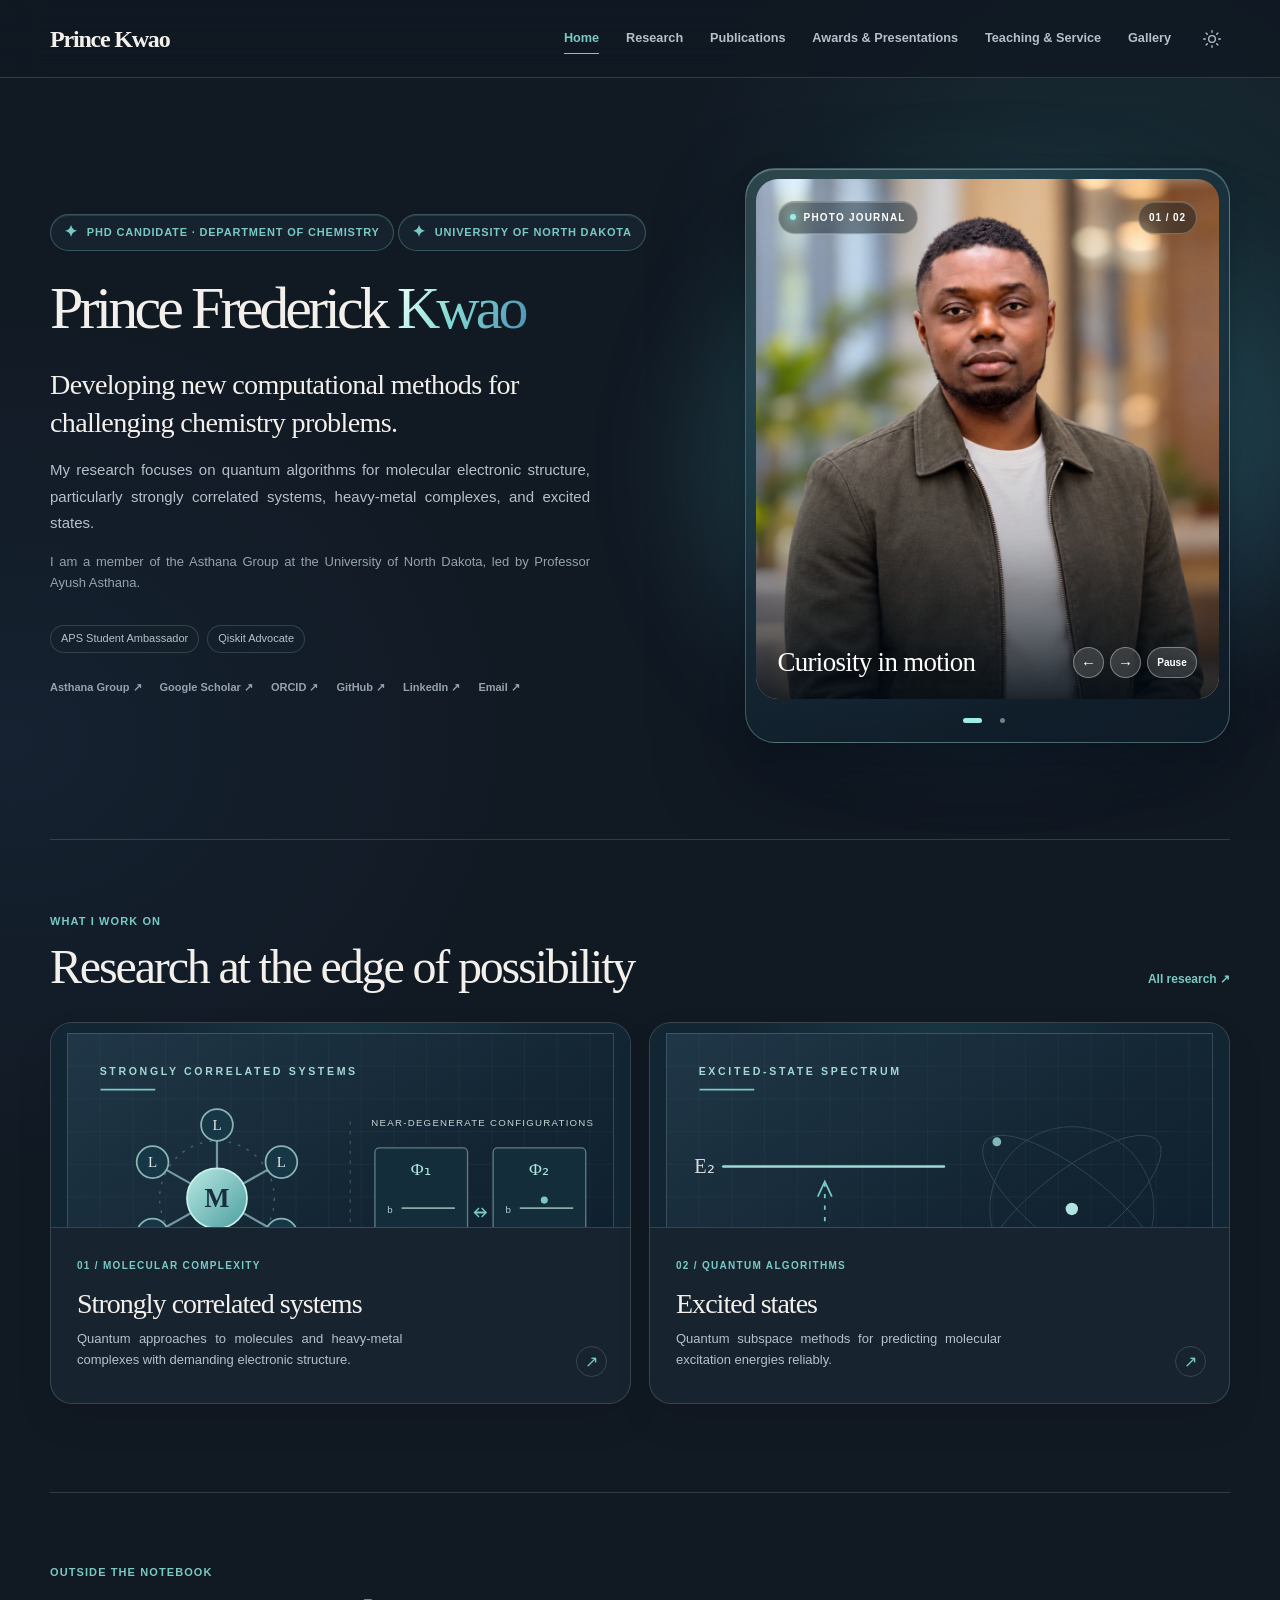
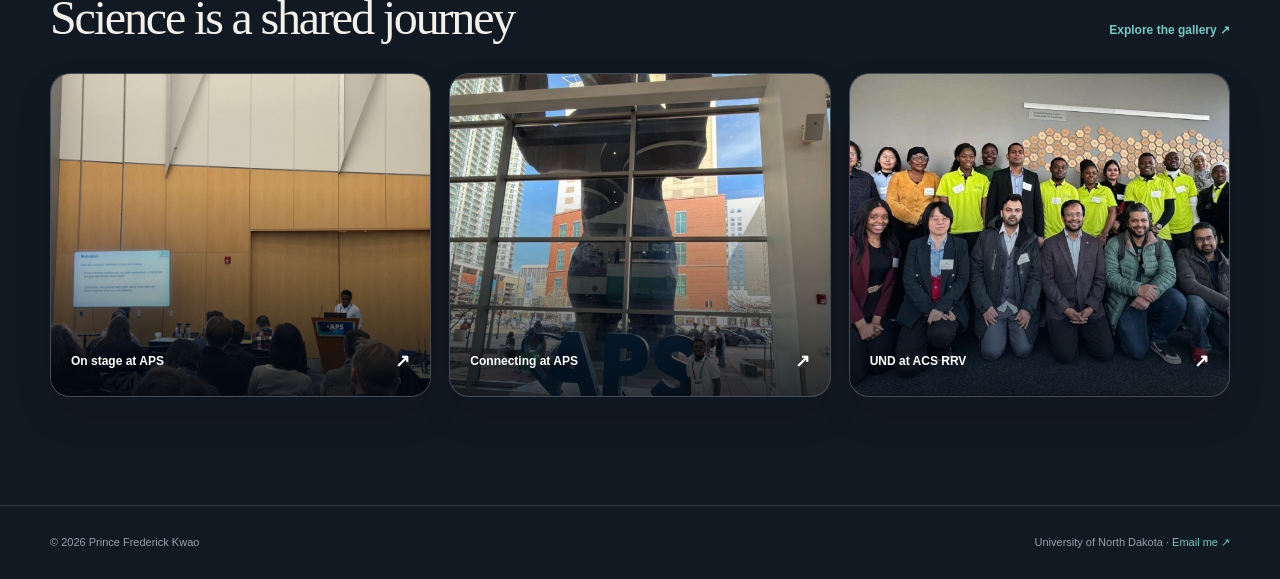
<file: index.html>
<!doctype html>
<html lang="en" data-theme="dark">
<head>
  <meta charset="utf-8">
  <meta name="viewport" content="width=device-width, initial-scale=1">
  <meta name="theme-color" content="#111923">
  <meta name="color-scheme" content="dark light">
  <meta name="description" content="Prince Frederick Kwao studies quantum algorithms for strongly correlated molecules, heavy-metal complexes, and excited states at the University of North Dakota.">
  <meta property="og:type" content="website">
  <meta property="og:title" content="Prince Kwao">
  <meta property="og:description" content="Prince Frederick Kwao studies quantum algorithms for strongly correlated molecules, heavy-metal complexes, and excited states at the University of North Dakota.">
  <meta property="og:image" content="assets/hpg-home.jpg">
  <link rel="icon" type="image/svg+xml" href="assets/ini.svg">
  <link rel="stylesheet" href="styles.css?v=20261020-2">
  <script src="script.js" defer></script>
  <!-- Google Search Console Verification -->
    <meta name="google-site-verification"
          content="TbjIXJMbJfWOgZJOoLuumTgFJa8ZSDWMVUg0e9JtlTQ" />
  <title>Prince Kwao | PhD Candidate</title>
</head>
<body class="home-page">
  <a class="skip-link" href="#main">Skip to content</a>
  <header class="site-header">
    <div class="container header-inner">
      <a class="site-name" href="index.html" aria-label="Prince Kwao, home">Prince Kwao</a>
      <nav class="site-nav" id="site-nav" aria-label="Main navigation">
          <a href="index.html" aria-current="page">Home</a>
          <a href="research.html">Research</a>
          <a href="publications.html">Publications</a>
          <a href="awards-presentations.html">Awards &amp; Presentations</a>
          <a href="teaching.html">Teaching &amp; Service</a>
          <a href="gallery.html">Gallery</a>

      </nav>
      <div class="header-controls">
        <button class="mobile-menu-toggle" type="button" data-menu-toggle aria-controls="site-nav" aria-expanded="false" aria-label="Open menu">Menu</button>
        <button class="icon-button theme-toggle" type="button" data-theme-toggle aria-label="Switch to light theme" title="Switch light/dark theme"><svg class="sun-icon" viewBox="0 0 24 24" fill="none" aria-hidden="true"><circle cx="12" cy="12" r="4" stroke="currentColor" stroke-width="1.6"/><path d="M12 2v2m0 16v2M4.9 4.9l1.5 1.5m11.2 11.2 1.5 1.5M2 12h2m16 0h2M4.9 19.1l1.5-1.5M17.6 6.4l1.5-1.5" stroke="currentColor" stroke-width="1.6" stroke-linecap="round"/></svg><svg class="moon-icon" viewBox="0 0 24 24" fill="none" aria-hidden="true"><path d="M20 14a8.5 8.5 0 0 1-10-10A8.5 8.5 0 1 0 20 14Z" stroke="currentColor" stroke-width="1.6" stroke-linejoin="round"/></svg></button>
      </div>
    </div>
  </header>
  <main id="main">
    <section class="home-hero" aria-labelledby="hero-title">
      <div class="container home-hero-grid">
        <div class="home-hero-copy">
          <div class="home-hero-intro">
            <p class="home-intro-label"><span class="home-intro-spark" aria-hidden="true">✦</span> PhD Candidate · Department of Chemistry</p>
            <p class="home-intro-label"><span class="home-intro-spark" aria-hidden="true">✦</span> University of North Dakota</p>
            <h1 id="hero-title">Prince Frederick <span class="home-name-accent">Kwao</span></h1>
            <p class="home-hero-lead">Developing new computational methods for challenging chemistry problems.</p>
          </div>

          <div class="home-hero-details">
            <p class="home-hero-summary">My research focuses on quantum algorithms for molecular electronic structure, particularly strongly correlated systems, heavy-metal complexes, and excited states.</p>
            <p class="home-hero-affiliation">I am a member of the Asthana Group at the University of North Dakota, led by Professor Ayush Asthana.</p>

            <div class="home-credentials" aria-label="Professional roles">
              <span>APS Student Ambassador</span><span>Qiskit Advocate</span>
            </div>
            <div class="home-social" aria-label="Professional links">
              <a href="https://theasthanagroup.com/" target="_blank" rel="noopener noreferrer">Asthana Group ↗</a>
              <a href="https://scholar.google.com/citations?user=Vb4avzoAAAAJ" target="_blank" rel="noopener noreferrer">Google Scholar ↗</a>
              <a href="https://orcid.org/0009-0006-5995-6017" target="_blank" rel="noopener noreferrer">ORCID ↗</a>
              <a href="https://github.com/princekfred" target="_blank" rel="noopener noreferrer">GitHub ↗</a>
              <a href="https://www.linkedin.com/in/princekfred/" target="_blank" rel="noopener noreferrer">LinkedIn ↗</a>
              <a href="mailto:prince.kwao@und.edu">Email ↗</a>
            </div>
          </div>
        </div>

        <div class="home-visual">
          <div class="home-visual-glow" aria-hidden="true"></div>
          <div class="home-picture-frame" data-home-slideshow role="region" aria-roledescription="carousel" aria-label="Prince Kwao in portraits and research moments">
            <div class="home-picture-stage">
              <figure class="home-slide is-active" data-slide data-caption="Curiosity in motion" aria-hidden="false">
                <img src="assets/prince-home.jpg" width="1254" height="1254" alt="Portrait of Prince Frederick Kwao wearing an olive jacket" fetchpriority="high">
              </figure>
              <figure class="home-slide" data-slide data-caption="A moment of recognition" data-detail="Academic recognition" aria-hidden="true">
                <img src="assets/gallery/academic-1.jpeg" width="767" height="1024" alt="Prince and a colleague holding graduate scholarship certificates" loading="lazy">
              </figure>
              <div class="home-picture-top" aria-hidden="true"><span class="home-photo-label"><span></span> Photo journal</span><span class="home-photo-count" data-slide-count>01 / 02</span></div>
              <div class="home-picture-bottom">
                <div class="home-picture-caption-wrap" aria-live="off" aria-atomic="true">
                  <p class="home-picture-detail" data-slide-detail></p>
                  <p class="home-picture-caption" data-slide-caption>Curiosity in motion</p>
                </div>
                <div class="home-picture-controls">
                  <button type="button" data-slide-prev aria-label="Previous photo"><span aria-hidden="true">←</span></button>
                  <button type="button" data-slide-next aria-label="Next photo"><span aria-hidden="true">→</span></button>
                  <button class="home-motion-toggle" type="button" data-slide-toggle aria-label="Pause photo slideshow"><span data-slide-toggle-label>Pause</span></button>
                </div>
              </div>
            </div>
            <div class="home-slide-dots" aria-label="Choose a photo">
              <button type="button" data-slide-dot aria-label="Show portrait in olive jacket" aria-current="true"><span></span></button>
              <button type="button" data-slide-dot aria-label="Show academic recognition photo"><span></span></button>
            </div>
          </div>
        </div>
      </div>
    </section>

    <section class="home-research container" aria-labelledby="home-research-title">
      <div class="home-section-heading">
        <div><p class="eyebrow">What I work on</p><h2 id="home-research-title">Research at the edge of possibility</h2></div>
        <a href="research.html" class="home-section-link">All research <span aria-hidden="true">↗</span></a>
      </div>
      <div class="home-research-grid">
        <a class="home-research-card" href="research.html#strong-correlation">
          <div class="home-research-art"><img src="assets/research-correlation.svg" width="620" height="380" alt="" loading="lazy"></div>
          <div class="home-research-card-copy"><span class="home-card-index">01 / Molecular complexity</span><h3>Strongly correlated systems</h3><p>Quantum approaches to molecules and heavy-metal complexes with demanding electronic structure.</p><span class="home-card-arrow" aria-hidden="true">↗</span></div>
        </a>
        <a class="home-research-card" href="research.html#excited-states">
          <div class="home-research-art"><img src="assets/research-excited.svg" width="620" height="380" alt="" loading="lazy"></div>
          <div class="home-research-card-copy"><span class="home-card-index">02 / Quantum algorithms</span><h3>Excited states</h3><p>Quantum subspace methods for predicting molecular excitation energies reliably.</p><span class="home-card-arrow" aria-hidden="true">↗</span></div>
        </a>
      </div>
    </section>

    <section class="home-moments container" aria-labelledby="home-moments-title">
      <div class="home-section-heading">
        <div><p class="eyebrow">Outside the notebook</p><h2 id="home-moments-title">Science is a shared journey</h2></div>
        <a href="gallery.html" class="home-section-link">Explore the gallery <span aria-hidden="true">↗</span></a>
      </div>
      <div class="home-moments-grid">
        <a class="home-moment-card" href="gallery.html#presentations"><img src="assets/gallery/aps'26.jpeg" width="1024" height="768" alt="Prince speaking during an APS conference presentation" loading="lazy"><span>On stage at APS <span aria-hidden="true">↗</span></span></a>
        <a class="home-moment-card" href="gallery.html#presentations"><img src="assets/gallery/APS-1.jpeg" width="576" height="1024" alt="Prince at an APS conference event" loading="lazy"><span>Connecting at APS <span aria-hidden="true">↗</span></span></a>
        <a class="home-moment-card" href="gallery.html#presentations"><img src="assets/gallery/ACS RRV 2026.jpeg" width="1024" height="536" alt="University of North Dakota group at the ACS Red River Valley research conference" loading="lazy"><span>UND at ACS RRV <span aria-hidden="true">↗</span></span></a>
      </div>
    </section>
  </main>
  <footer class="site-footer">
    <div class="container footer-inner">
      <span>© <span id="year">2026</span> Prince Frederick Kwao</span>
      <span>University of North Dakota · <a href="mailto:prince.kwao@und.edu">Email me ↗</a></span>
    </div>
  </footer>
</body>
</html>
</file>
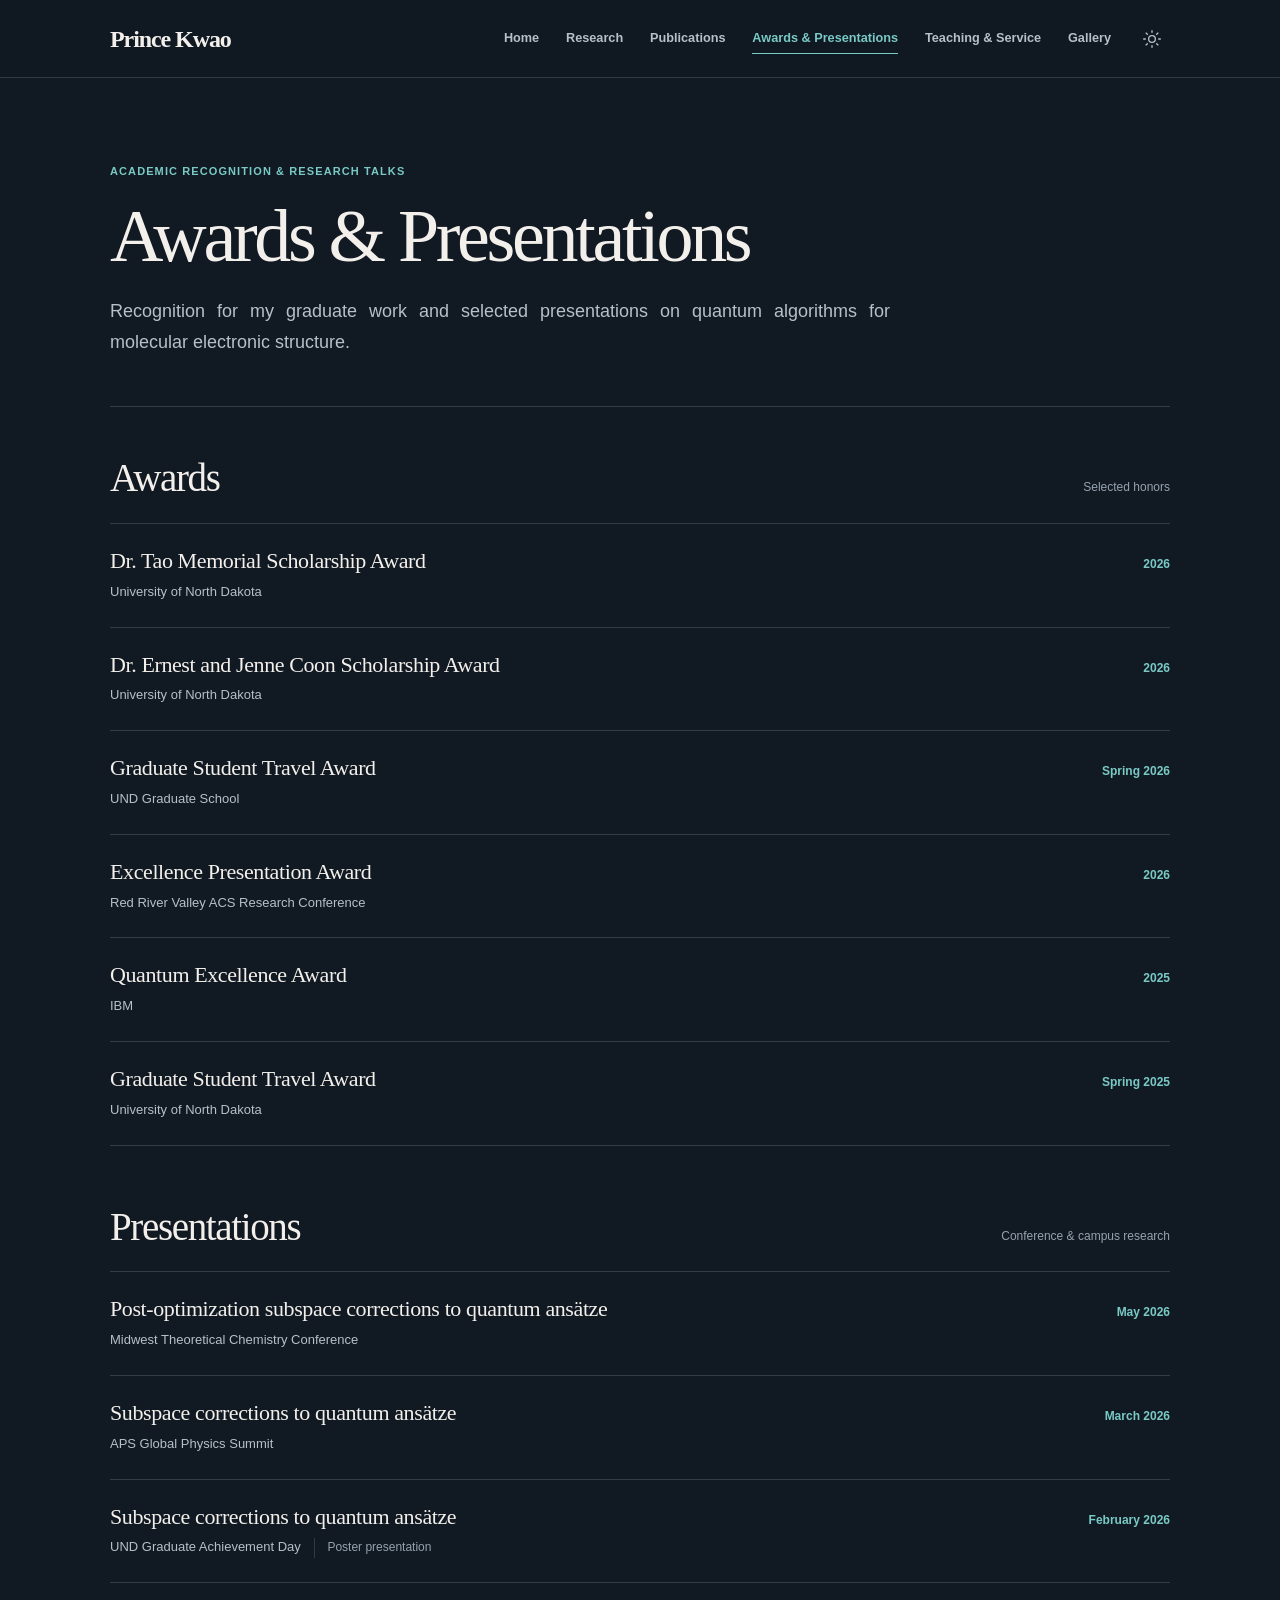
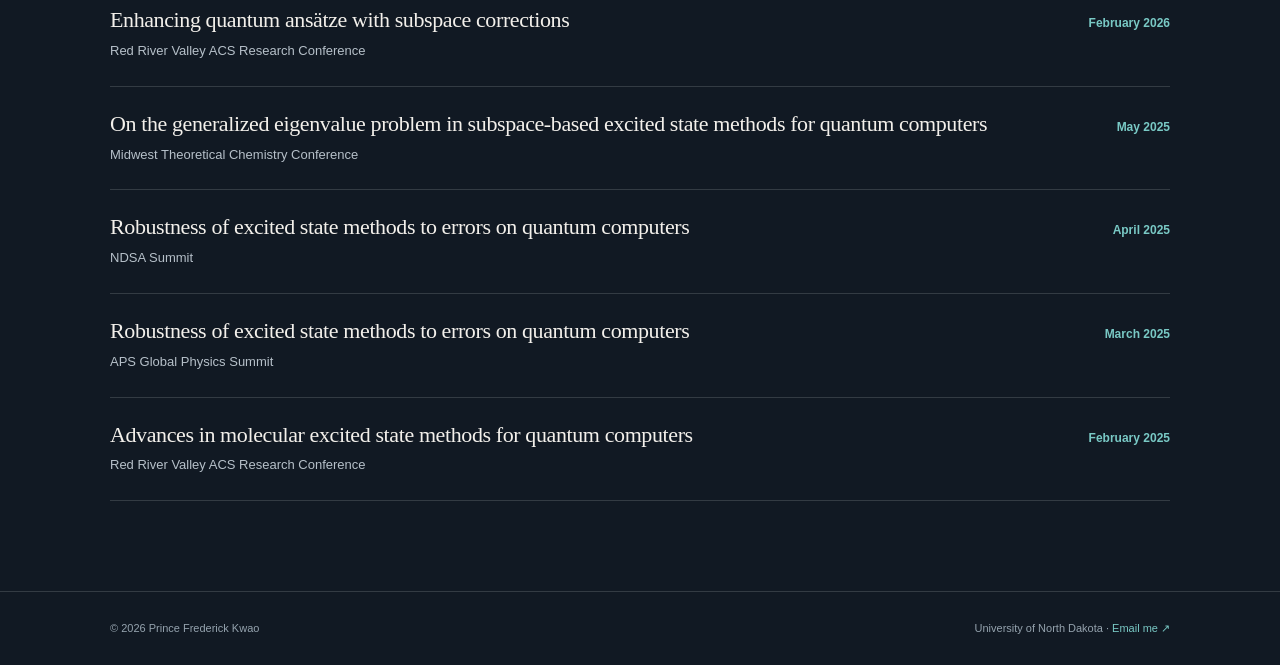
<file: awards-presentations.html>
<!doctype html>
<html lang="en" data-theme="dark">
<head>
  <meta charset="utf-8">
  <meta name="viewport" content="width=device-width, initial-scale=1">
  <meta name="theme-color" content="#111923">
  <meta name="color-scheme" content="dark light">
  <meta name="description" content="Awards and research presentations by Prince Frederick Kwao in quantum chemistry and quantum computing.">
  <meta property="og:type" content="website">
  <meta property="og:title" content="Awards &amp; Presentations | Prince Frederick Kwao">
  <meta property="og:description" content="Awards and research presentations by Prince Frederick Kwao in quantum chemistry and quantum computing.">
  <meta property="og:image" content="assets/social-preview.png">
  <link rel="icon" type="image/svg+xml" href="assets/favicon.svg">
  <link rel="stylesheet" href="styles.css">
  <script src="script.js" defer></script>
  <title>Awards &amp; Presentations | Prince Frederick Kwao</title>
</head>
<body>
  <a class="skip-link" href="#main">Skip to content</a>
  <header class="site-header">
    <div class="container header-inner">
      <a class="site-name" href="index.html" aria-label="Prince Frederick Kwao, home">Prince Kwao</a>
      <nav class="site-nav" id="site-nav" aria-label="Main navigation">
        <a href="index.html">Home</a>
        <a href="research.html">Research</a>
        <a href="publications.html">Publications</a>
        <a href="awards-presentations.html" aria-current="page">Awards &amp; Presentations</a>
        <a href="teaching.html">Teaching &amp; Service</a>
        <a href="gallery.html">Gallery</a>
      </nav>
      <div class="header-controls">
        <button class="mobile-menu-toggle" type="button" data-menu-toggle aria-controls="site-nav" aria-expanded="false" aria-label="Open menu">Menu</button>
        <button class="icon-button theme-toggle" type="button" data-theme-toggle aria-label="Switch to light theme" title="Switch light/dark theme"><svg class="sun-icon" viewBox="0 0 24 24" fill="none" aria-hidden="true"><circle cx="12" cy="12" r="4" stroke="currentColor" stroke-width="1.6"/><path d="M12 2v2m0 16v2M4.9 4.9l1.5 1.5m11.2 11.2 1.5 1.5M2 12h2m16 0h2M4.9 19.1l1.5-1.5M17.6 6.4l1.5-1.5" stroke="currentColor" stroke-width="1.6" stroke-linecap="round"/></svg><svg class="moon-icon" viewBox="0 0 24 24" fill="none" aria-hidden="true"><path d="M20 14a8.5 8.5 0 0 1-10-10A8.5 8.5 0 1 0 20 14Z" stroke="currentColor" stroke-width="1.6" stroke-linejoin="round"/></svg></button>
      </div>
    </div>
  </header>
  <main id="main">
    <section class="page-hero container" aria-labelledby="page-title">
      <p class="eyebrow">Academic recognition &amp; research talks</p>
      <h1 id="page-title">Awards &amp; Presentations</h1>
      <p class="page-lead">Recognition for my graduate work and selected presentations on quantum algorithms for molecular electronic structure.</p>
    </section>

    <section class="record-section container" id="awards" aria-labelledby="awards-title">
      <div class="record-section-heading">
        <h2 id="awards-title">Awards</h2>
        <span>Selected honors</span>
      </div>
      <ul class="record-list">
        <li>
          <div><h3>Dr. Tao Memorial Scholarship Award</h3><p class="record-source">University of North Dakota</p></div>
          <time class="record-date" datetime="2025">2026</time>
        </li>
        <li>
          <div><h3>Dr. Ernest and Jenne Coon Scholarship Award</h3><p class="record-source">University of North Dakota</p></div>
          <time class="record-date" datetime="2025">2026</time>
        </li>
        <li>
          <div><h3>Graduate Student Travel Award</h3><p class="record-source">UND Graduate School</p></div>
          <time class="record-date" datetime="2026">Spring 2026</time>
        </li>
        <li>
          <div><h3>Excellence Presentation Award</h3><p class="record-source">Red River Valley ACS Research Conference</p></div>
          <time class="record-date" datetime="2026">2026</time>
        </li>
        <li>
          <div><h3>Quantum Excellence Award</h3><p class="record-source">IBM</p></div>
          <time class="record-date" datetime="2025">2025</time>
        </li>
        <li>
          <div><h3>Graduate Student Travel Award</h3><p class="record-source">University of North Dakota</p></div>
          <time class="record-date" datetime="2025">Spring 2025</time>
        </li>

      </ul>
    </section>

    <section class="record-section container" id="presentations" aria-labelledby="presentations-title">
      <div class="record-section-heading">
        <h2 id="presentations-title">Presentations</h2>
        <span>Conference &amp; campus research</span>
      </div>
      <ol class="record-list">
        <li>
          <div><h3>Post-optimization subspace corrections to quantum ansätze</h3><p class="record-source">Midwest Theoretical Chemistry Conference</p></div>
          <time class="record-date" datetime="2026-05">May 2026</time>
        </li>
        <li>
          <div><h3>Subspace corrections to quantum ansätze</h3><p class="record-source">APS Global Physics Summit</p></div>
          <time class="record-date" datetime="2026-03">March 2026</time>
        </li>
        <li>
          <div><h3>Subspace corrections to quantum ansätze</h3><p class="record-source">UND Graduate Achievement Day <span class="record-format">Poster presentation</span></p></div>
          <time class="record-date" datetime="2026-02">February 2026</time>
        </li>
        <li>
          <div><h3>Enhancing quantum ansätze with subspace corrections</h3><p class="record-source">Red River Valley ACS Research Conference</p></div>
          <time class="record-date" datetime="2026-02">February 2026</time>
        </li>
        <li>
          <div><h3>On the generalized eigenvalue problem in subspace-based excited state methods for quantum computers</h3><p class="record-source">Midwest Theoretical Chemistry Conference</p></div>
          <time class="record-date" datetime="2025-05">May 2025</time>
        </li>
        <li>
          <div><h3>Robustness of excited state methods to errors on quantum computers</h3><p class="record-source">NDSA Summit</p></div>
          <time class="record-date" datetime="2025-04">April 2025</time>
        </li>
        <li>
          <div><h3>Robustness of excited state methods to errors on quantum computers</h3><p class="record-source">APS Global Physics Summit</p></div>
          <time class="record-date" datetime="2025-03">March 2025</time>
        </li>
        <li>
          <div><h3>Advances in molecular excited state methods for quantum computers</h3><p class="record-source">Red River Valley ACS Research Conference</p></div>
          <time class="record-date" datetime="2025-02">February 2025</time>
        </li>
      </ol>
    </section>
  </main>
  <footer class="site-footer">
    <div class="container footer-inner">
      <span>© <span id="year">2026</span> Prince Frederick Kwao</span>
      <span>University of North Dakota · <a href="mailto:prince.kwao@und.edu">Email me ↗</a></span>
    </div>
  </footer>
</body>
</html>
</file>
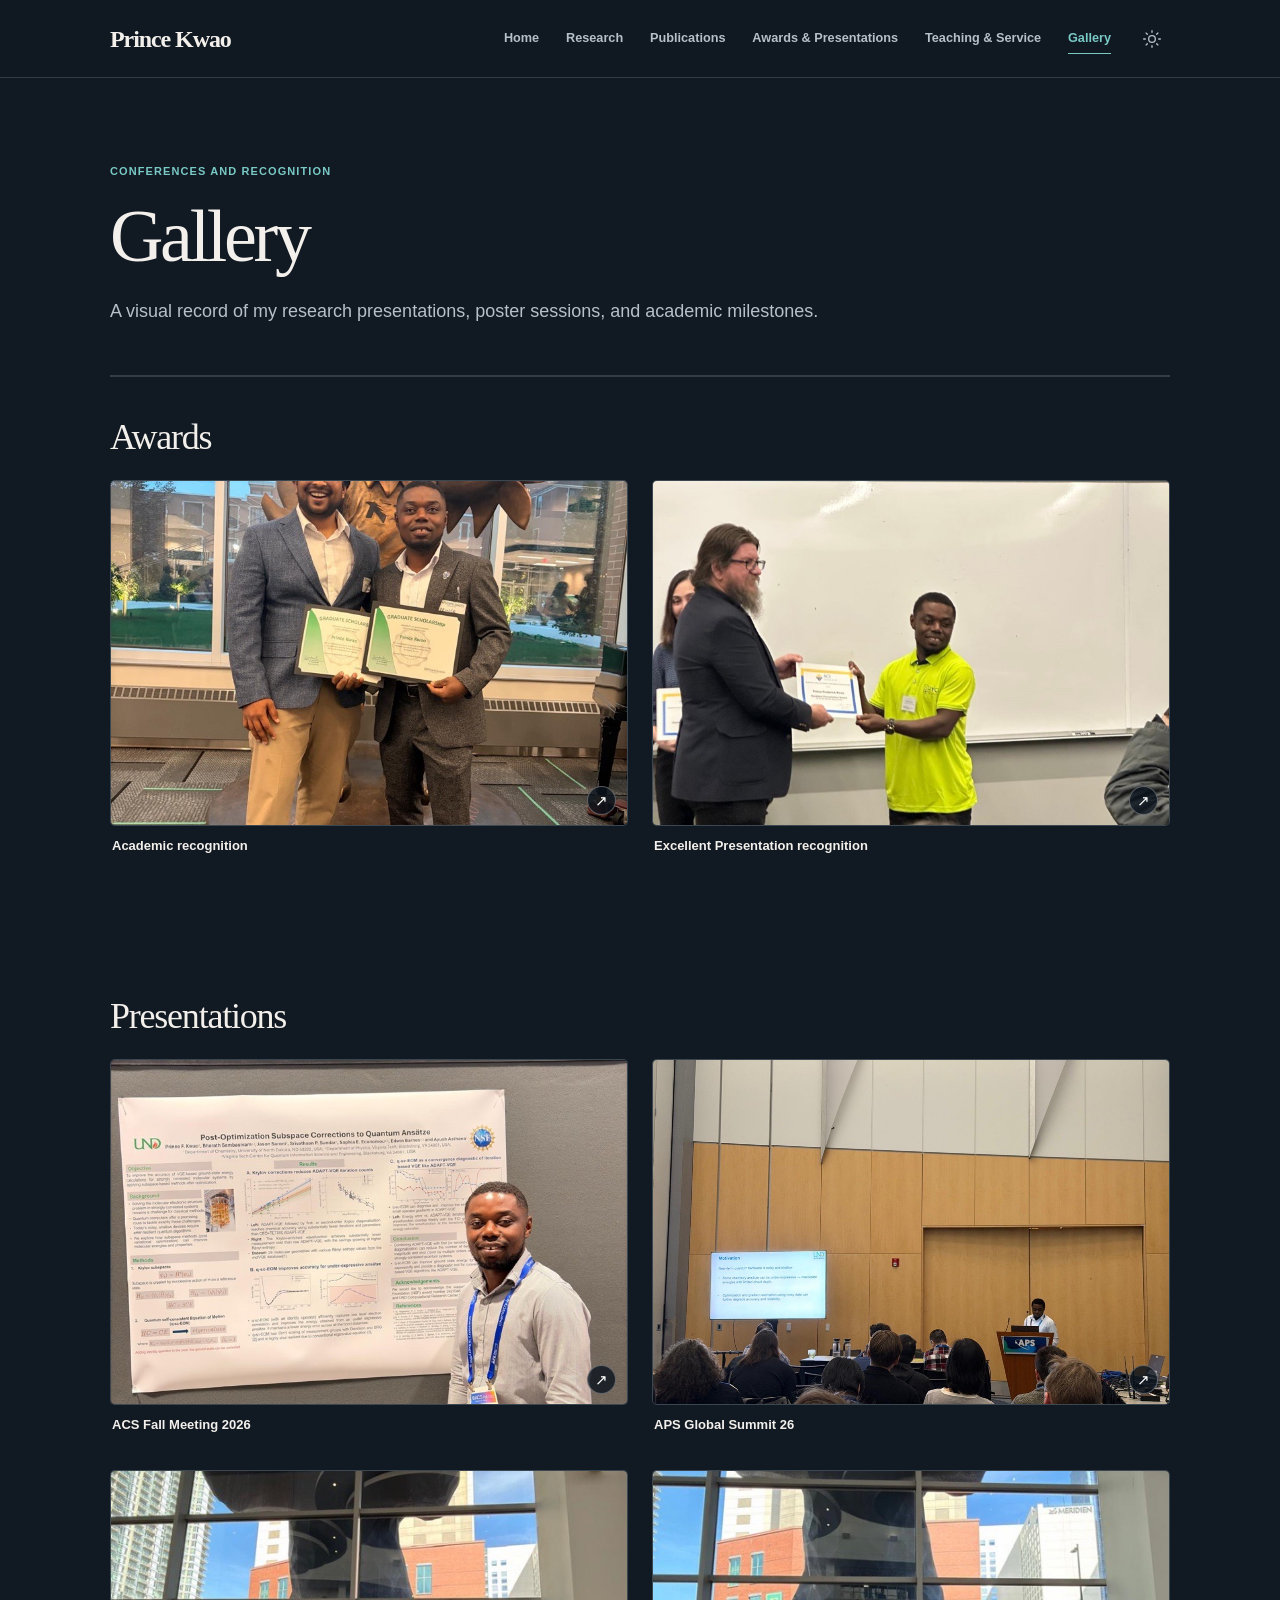
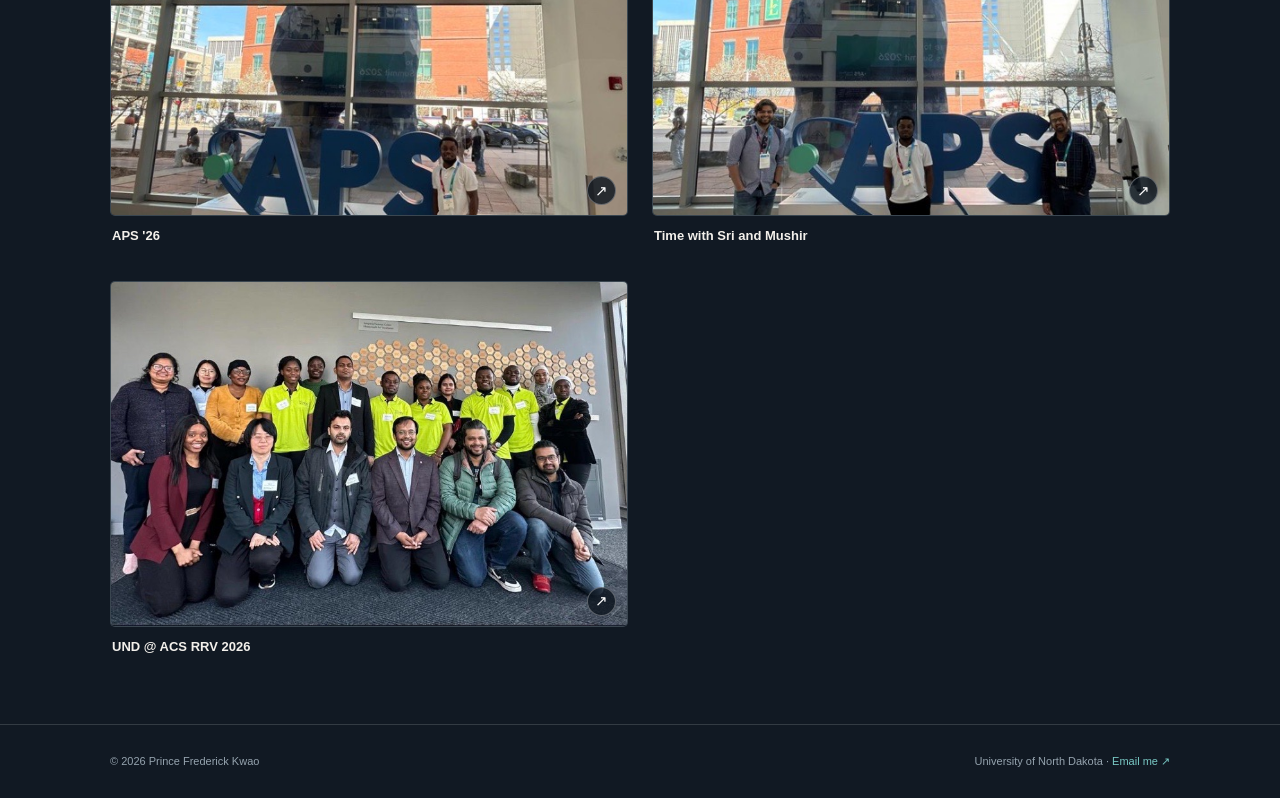
<file: gallery.html>
<!doctype html>
<html lang="en" data-theme="dark">
<head>
  <meta charset="utf-8">
  <meta name="viewport" content="width=device-width, initial-scale=1">
  <meta name="theme-color" content="#111923">
  <meta name="color-scheme" content="dark light">
  <meta name="description" content="A photo gallery of presentations, posters, and awards of Prince Frederick Kwao.">
  <meta property="og:type" content="website">
  <meta property="og:title" content="Gallery | Prince Frederick Kwao">
  <meta property="og:description" content="A photo gallery of presentations, posters, and awards of Prince Frederick Kwao.">
  <meta property="og:image" content="assets/social-preview.png">
  <link rel="icon" type="image/svg+xml" href="assets/favicon.svg">
  <link rel="stylesheet" href="styles.css">
  <script src="script.js" defer></script>
  <title>Gallery | Prince Frederick Kwao</title>
</head>
<body>
  <a class="skip-link" href="#main">Skip to content</a>
  <header class="site-header">
    <div class="container header-inner">
      <a class="site-name" href="index.html" aria-label="Prince Frederick Kwao, home">Prince Kwao</a>
      <nav class="site-nav" id="site-nav" aria-label="Main navigation">
          <a href="index.html">Home</a>
          <a href="research.html">Research</a>
          <a href="publications.html">Publications</a>
          <a href="awards-presentations.html">Awards &amp; Presentations</a>
          <a href="teaching.html">Teaching &amp; Service</a>
          <a href="gallery.html" aria-current="page">Gallery</a>
      </nav>
      <div class="header-controls">
        <button class="mobile-menu-toggle" type="button" data-menu-toggle aria-controls="site-nav" aria-expanded="false" aria-label="Open menu">Menu</button>
        <button class="icon-button theme-toggle" type="button" data-theme-toggle aria-label="Switch to light theme" title="Switch light/dark theme"><svg class="sun-icon" viewBox="0 0 24 24" fill="none" aria-hidden="true"><circle cx="12" cy="12" r="4" stroke="currentColor" stroke-width="1.6"/><path d="M12 2v2m0 16v2M4.9 4.9l1.5 1.5m11.2 11.2 1.5 1.5M2 12h2m16 0h2M4.9 19.1l1.5-1.5M17.6 6.4l1.5-1.5" stroke="currentColor" stroke-width="1.6" stroke-linecap="round"/></svg><svg class="moon-icon" viewBox="0 0 24 24" fill="none" aria-hidden="true"><path d="M20 14a8.5 8.5 0 0 1-10-10A8.5 8.5 0 1 0 20 14Z" stroke="currentColor" stroke-width="1.6" stroke-linejoin="round"/></svg></button>
      </div>
    </div>
  </header>
  <main id="main">
    <section class="page-hero container" aria-labelledby="page-title">
      <p class="eyebrow">Conferences and recognition</p>
      <h1 id="page-title">Gallery</h1>
      <p class="page-lead">A visual record of my research presentations, poster sessions, and academic milestones.</p>
    </section>

    <!-- Nothing in either photo grid is collapsed, tabbed, or hidden. -->
    <section class="gallery-page-section container awards-section" id="awards" aria-labelledby="awards-title">
      <div class="compact-header">
        <h2 id="awards-title">Awards</h2>
      </div>
      <div class="gallery-grid awards-grid">
          <figure class="photo-card">
            <a class="photo-link" href="assets/gallery/academic-1.jpeg" data-lightbox aria-label="Enlarge academic award photograph">
              <img src="assets/gallery/academic-1.jpeg" width="1200" height="800" alt="Academic recognition event" loading="lazy">
              <span class="photo-open" aria-hidden="true">↗</span>
            </a>
            <figcaption><strong>Academic recognition</strong></figcaption>
          </figure>

          <figure class="photo-card">
            <a class="photo-link" href="assets/gallery/pres-1.jpeg" data-lightbox aria-label="Enlarge research talk photograph">
              <img src="assets/gallery/pres-1.jpeg" width="1200" height="800" alt="Presentation recognition event" loading="lazy">
              <span class="photo-open" aria-hidden="true">↗</span>
            </a>
            
            <figcaption><strong>Excellent Presentation recognition</strong></figcaption>
          </figure>
      </div>
    </section>

    <section class="gallery-page-section container" id="presentations" aria-labelledby="presentations-title">
      <div class="compact-header">
        <h2 id="presentations-title">Presentations</h2>
      </div>
      <div class="gallery-grid">
          <figure class="photo-card">
            <a class="photo-link" href="assets/gallery/acsfall'26.jpeg" data-lightbox aria-label="Enlarge poster session photograph">
              <img src="assets/gallery/acsfall'26.jpeg" width="1200" height="800" alt="Conference poster session" loading="lazy">
              <span class="photo-open" aria-hidden="true">↗</span>
            </a>
            <figcaption><strong>ACS Fall Meeting 2026</strong></figcaption>
          </figure>
          <figure class="photo-card">
            <a class="photo-link" href="assets/gallery/aps'26.jpeg" data-lightbox aria-label="Enlarge research talk photograph">
              <img src="assets/gallery/aps'26.jpeg" width="1200" height="800" alt="APS conference presentation" loading="lazy">
              <span class="photo-open" aria-hidden="true">↗</span>
            </a>
            <figcaption><strong>APS Global Summit 26</strong></figcaption>
          </figure>
          
          <figure class="photo-card">
            <a class="photo-link" href="assets/gallery/APS-1.jpeg" data-lightbox aria-label="Enlarge research talk photograph">
              <img src="assets/gallery/APS-1.jpeg" width="1200" height="800" alt="Conference presentation" loading="lazy">
              <span class="photo-open" aria-hidden="true">↗</span>
            </a>
            <figcaption><strong>APS '26</strong></figcaption>
          </figure>
          <figure class="photo-card">
            <a class="photo-link" href="assets/gallery/APS-2.jpeg" data-lightbox aria-label="Enlarge research event photograph">
              <img src="assets/gallery/APS-2.jpeg" width="1200" height="800" alt="Colleagues at a research conference" loading="lazy">
              <span class="photo-open" aria-hidden="true">↗</span>
            </a>
            <figcaption><strong>Time with Sri and Mushir</strong></figcaption>
          </figure>

          <figure class="photo-card">
            <a class="photo-link" href="assets/gallery/ACS RRV 2026.jpeg" data-lightbox aria-label="Enlarge research event photograph">
              <img src="assets/gallery/ACS RRV 2026.jpeg" width="1200" height="800" alt="Red River Valley ACS research conference" loading="lazy">
              <span class="photo-open" aria-hidden="true">↗</span>
            </a>
            <figcaption><strong>UND @ ACS RRV 2026</strong></figcaption>
          </figure>
      </div>
    </section>
    
  </main>
  <footer class="site-footer">
    <div class="container footer-inner">
      <span>© <span id="year">2026</span> Prince Frederick Kwao</span>
      <span>University of North Dakota · <a href="mailto:prince.kwao@und.edu">Email me ↗</a></span>
    </div>
  </footer>
  <!-- Optional image enlargement; gallery photos are visible without JavaScript. -->
  <dialog id="lightbox" class="lightbox" aria-label="Expanded gallery photograph">
    <button type="button" class="lightbox-close" data-lightbox-close aria-label="Close enlarged image">×</button>
    <img id="lightbox-photo" src="assets/gallery/academic-1.jpeg" alt="Expanded gallery photograph">
    <p id="lightbox-caption"></p>
  </dialog>
</body>
</html>
</file>
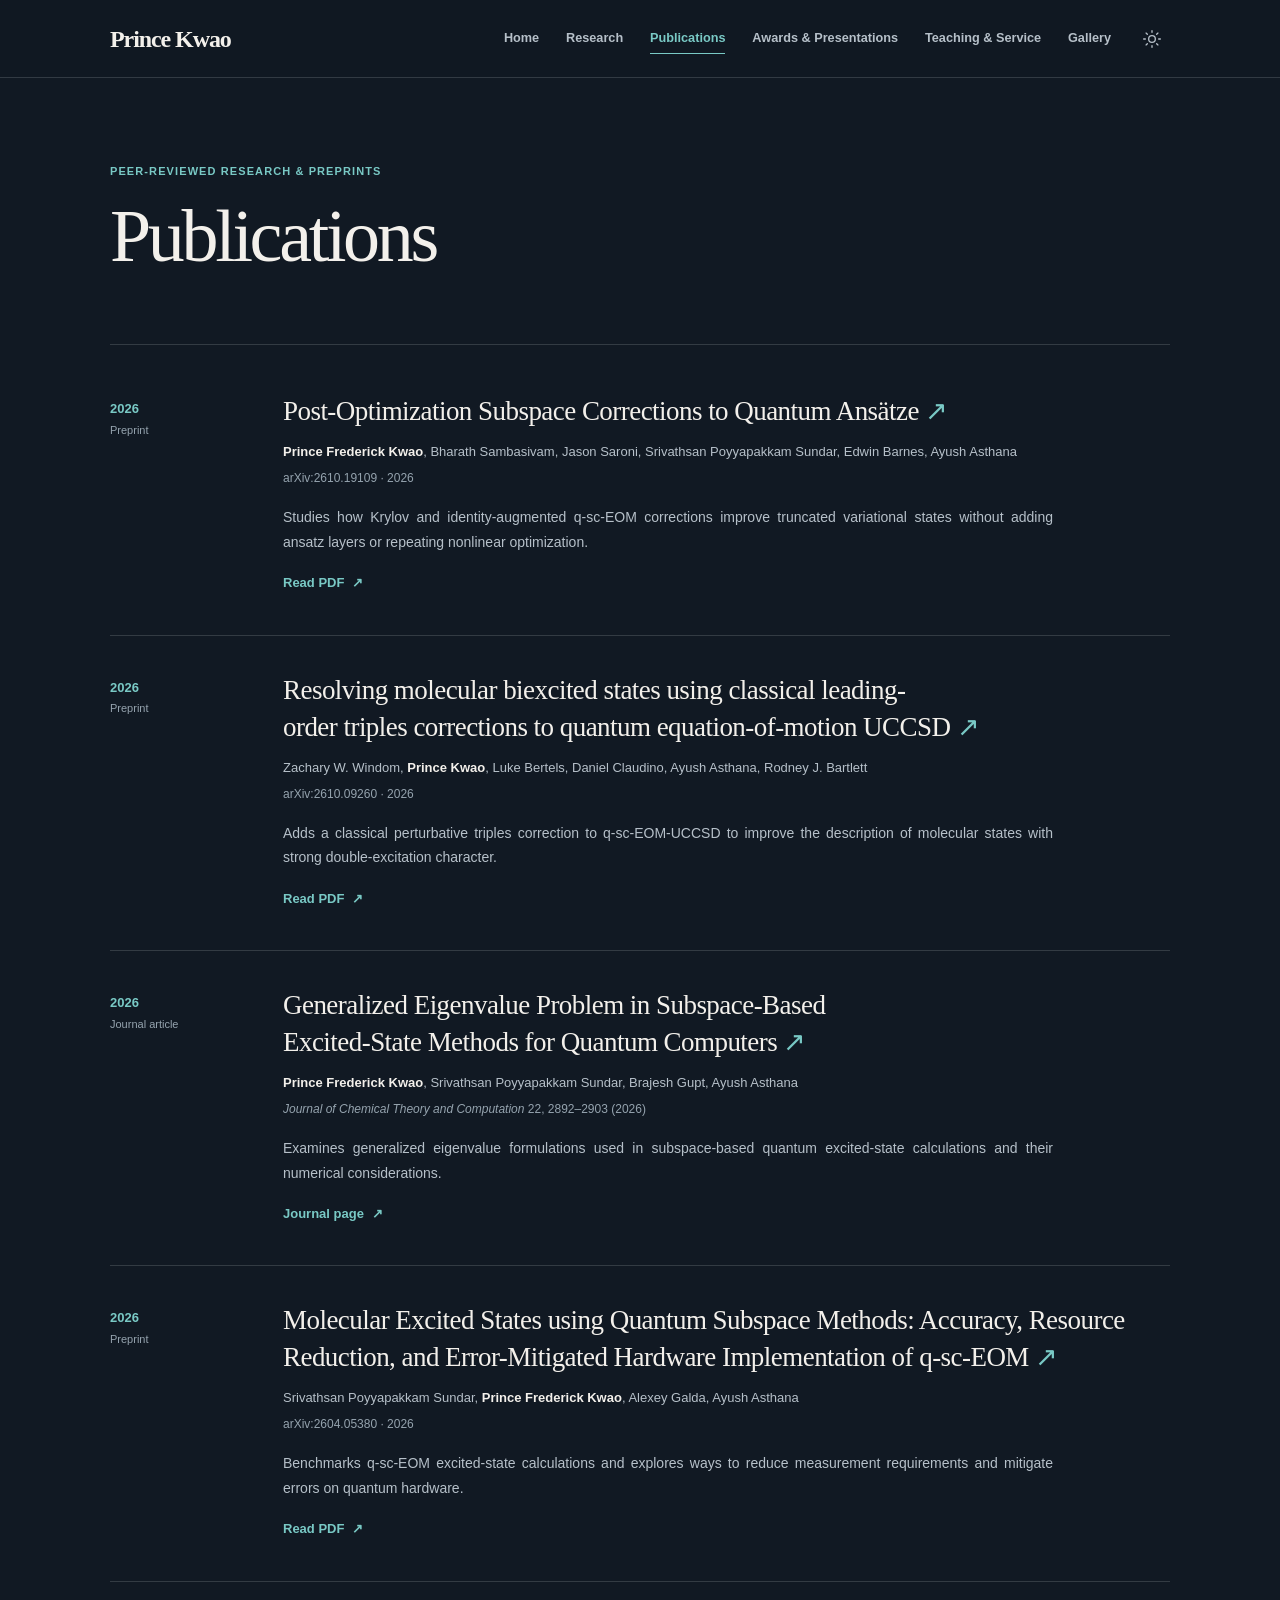
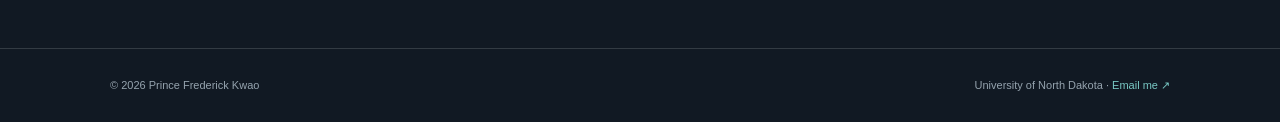
<file: publications.html>
<!doctype html>
<html lang="en" data-theme="dark">
<head>
  <meta charset="utf-8">
  <meta name="viewport" content="width=device-width, initial-scale=1">
  <meta name="theme-color" content="#111923">
  <meta name="color-scheme" content="dark light">
  <meta name="description" content="Selected quantum chemistry publications and preprints by Prince Frederick Kwao.">
  <meta property="og:type" content="website">
  <meta property="og:title" content="Publications | Prince Frederick Kwao">
  <meta property="og:description" content="Selected quantum chemistry publications and preprints by Prince Frederick Kwao.">
  <meta property="og:image" content="assets/social-preview.png">
  <link rel="icon" type="image/svg+xml" href="assets/favicon.svg">
  <link rel="stylesheet" href="styles.css">
  <script src="script.js" defer></script>
  <title>Publications | Prince Frederick Kwao</title>
</head>
<body>
  <a class="skip-link" href="#main">Skip to content</a>
  <header class="site-header">
    <div class="container header-inner">
      <a class="site-name" href="index.html" aria-label="Prince Frederick Kwao, home">Prince Kwao</a>
      <nav class="site-nav" id="site-nav" aria-label="Main navigation">
          <a href="index.html">Home</a>
          <a href="research.html">Research</a>
          <a href="publications.html" aria-current="page">Publications</a>
          <a href="awards-presentations.html">Awards &amp; Presentations</a>
          <a href="teaching.html">Teaching &amp; Service</a>
          <a href="gallery.html">Gallery</a>

      </nav>
      <div class="header-controls">
        <button class="mobile-menu-toggle" type="button" data-menu-toggle aria-controls="site-nav" aria-expanded="false" aria-label="Open menu">Menu</button>
        <button class="icon-button theme-toggle" type="button" data-theme-toggle aria-label="Switch to light theme" title="Switch light/dark theme"><svg class="sun-icon" viewBox="0 0 24 24" fill="none" aria-hidden="true"><circle cx="12" cy="12" r="4" stroke="currentColor" stroke-width="1.6"/><path d="M12 2v2m0 16v2M4.9 4.9l1.5 1.5m11.2 11.2 1.5 1.5M2 12h2m16 0h2M4.9 19.1l1.5-1.5M17.6 6.4l1.5-1.5" stroke="currentColor" stroke-width="1.6" stroke-linecap="round"/></svg><svg class="moon-icon" viewBox="0 0 24 24" fill="none" aria-hidden="true"><path d="M20 14a8.5 8.5 0 0 1-10-10A8.5 8.5 0 1 0 20 14Z" stroke="currentColor" stroke-width="1.6" stroke-linejoin="round"/></svg></button>
      </div>
    </div>
  </header>
  <main id="main">
    <section class="page-hero container" aria-labelledby="page-title">
      <p class="eyebrow">Peer-reviewed research &amp; preprints</p>
      <h1 id="page-title">Publications</h1>
    </section>

    <section class="page-content container" aria-label="Selected publications">
      <ol class="paper-list paper-list-full">
        <li id="pub-krylov">
          <div class="paper-year">2026 <span>Preprint</span></div>
          <div class="paper-detail">
            <h2><a href="https://arxiv.org/abs/2610.19109" target="_blank" rel="noopener noreferrer">Post-Optimization Subspace Corrections to Quantum Ansätze <span aria-hidden="true">↗</span></a></h2>
            <p class="paper-authors"><strong>Prince Frederick Kwao</strong>, Bharath Sambasivam, Jason Saroni, Srivathsan Poyyapakkam Sundar, Edwin Barnes, Ayush Asthana</p>
            <p class="paper-venue">arXiv:2610.19109 · 2026</p>
            <p class="paper-description">Studies how Krylov and identity-augmented q-sc-EOM corrections improve truncated variational states without adding ansatz layers or repeating nonlinear optimization.</p>
            <a class="text-arrow" href="https://arxiv.org/pdf/2610.19109" target="_blank" rel="noopener noreferrer">Read PDF <span aria-hidden="true">↗</span></a>
          </div>
        </li>
        <li id="pub-biexcited">
          <div class="paper-year">2026 <span>Preprint</span></div>
          <div class="paper-detail">
            <h2><a href="https://arxiv.org/abs/2610.09260" target="_blank" rel="noopener noreferrer">Resolving molecular biexcited states using classical leading-order triples corrections to quantum equation-of-motion UCCSD <span aria-hidden="true">↗</span></a></h2>
            <p class="paper-authors">Zachary W. Windom, <strong>Prince Kwao</strong>, Luke Bertels, Daniel Claudino, Ayush Asthana, Rodney J. Bartlett</p>
            <p class="paper-venue">arXiv:2610.09260 · 2026</p>
            <p class="paper-description">Adds a classical perturbative triples correction to q-sc-EOM-UCCSD to improve the description of molecular states with strong double-excitation character.</p>
            <a class="text-arrow" href="https://arxiv.org/pdf/2610.09260" target="_blank" rel="noopener noreferrer">Read PDF <span aria-hidden="true">↗</span></a>
          </div>
        </li>
        <li id="pub-eigen">
          <div class="paper-year">2026 <span>Journal article</span></div>
          <div class="paper-detail">
            <h2><a href="https://doi.org/10.1021/acs.jctc.5c02010" target="_blank" rel="noopener noreferrer">Generalized Eigenvalue Problem in Subspace-Based Excited-State Methods for Quantum Computers <span aria-hidden="true">↗</span></a></h2>
            <p class="paper-authors"><strong>Prince Frederick Kwao</strong>, Srivathsan Poyyapakkam Sundar, Brajesh Gupt, Ayush Asthana</p>
            <p class="paper-venue"><em>Journal of Chemical Theory and Computation</em> 22, 2892–2903 (2026)</p>
            <p class="paper-description">Examines generalized eigenvalue formulations used in subspace-based quantum excited-state calculations and their numerical considerations.</p>
            <a class="text-arrow" href="https://doi.org/10.1021/acs.jctc.5c02010" target="_blank" rel="noopener noreferrer">Journal page <span aria-hidden="true">↗</span></a>
          </div>
        </li>
        <li id="pub-excited">
          <div class="paper-year">2026 <span>Preprint</span></div>
          <div class="paper-detail">
            <h2><a href="https://arxiv.org/abs/2604.05380" target="_blank" rel="noopener noreferrer">Molecular Excited States using Quantum Subspace Methods: Accuracy, Resource Reduction, and Error-Mitigated Hardware Implementation of q-sc-EOM <span aria-hidden="true">↗</span></a></h2>
            <p class="paper-authors">Srivathsan Poyyapakkam Sundar, <strong>Prince Frederick Kwao</strong>, Alexey Galda, Ayush Asthana</p>
            <p class="paper-venue">arXiv:2604.05380 · 2026</p>
            <p class="paper-description">Benchmarks q-sc-EOM excited-state calculations and explores ways to reduce measurement requirements and mitigate errors on quantum hardware.</p>
            <a class="text-arrow" href="https://arxiv.org/pdf/2604.05380" target="_blank" rel="noopener noreferrer">Read PDF <span aria-hidden="true">↗</span></a>
          </div>
        </li>
      </ol>
    </section>
  </main>
  <footer class="site-footer">
    <div class="container footer-inner">
      <span>© <span id="year">2026</span> Prince Frederick Kwao</span>
      <span>University of North Dakota · <a href="mailto:prince.kwao@und.edu">Email me ↗</a></span>
    </div>
  </footer>
</body>
</html>
</file>
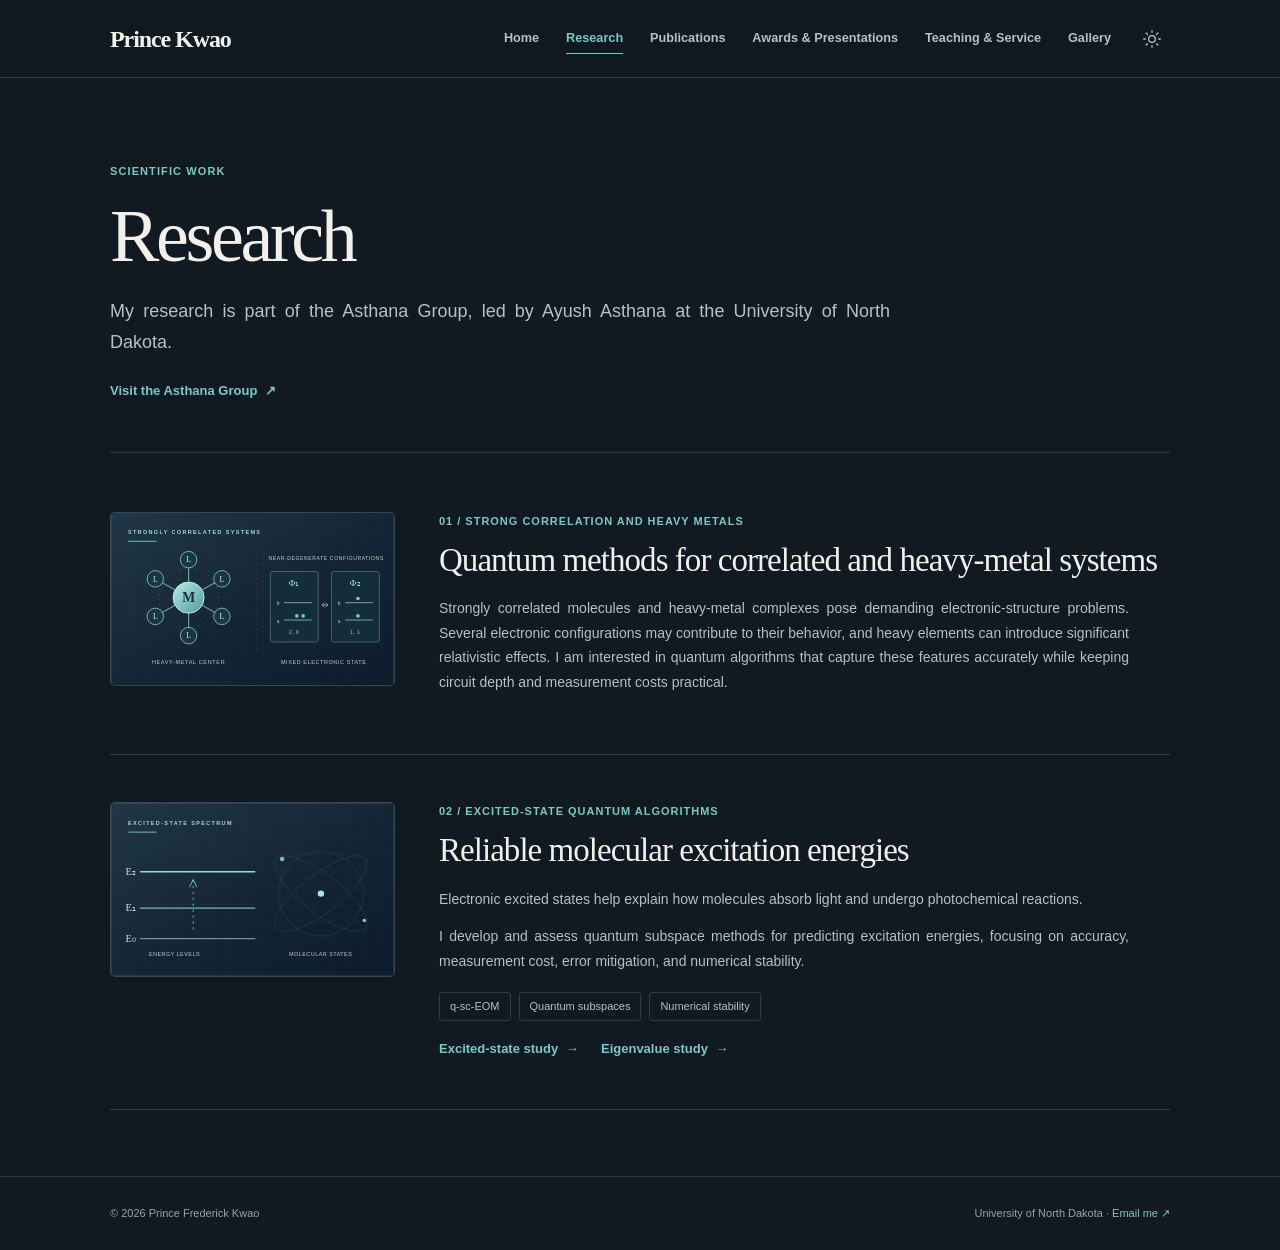
<file: research.html>
<!doctype html>
<html lang="en" data-theme="dark">
<head>
  <meta charset="utf-8">
  <meta name="viewport" content="width=device-width, initial-scale=1">
  <meta name="theme-color" content="#111923">
  <meta name="color-scheme" content="dark light">
  <meta name="description" content="Research by Prince Frederick Kwao on strongly correlated molecules, heavy-metal complexes, and excited-state quantum algorithms.">
  <meta property="og:type" content="website">
  <meta property="og:title" content="Research | Prince Frederick Kwao">
  <meta property="og:description" content="Research by Prince Frederick Kwao on strongly correlated molecules, heavy-metal complexes, and excited-state quantum algorithms.">
  <meta property="og:image" content="assets/social-preview.png">
  <link rel="icon" type="image/svg+xml" href="assets/favicon.svg">
  <link rel="stylesheet" href="styles.css">
  <script src="script.js" defer></script>
  <title>Research | Prince Frederick Kwao</title>
</head>
<body>
  <a class="skip-link" href="#main">Skip to content</a>
  <header class="site-header">
    <div class="container header-inner">
      <a class="site-name" href="index.html" aria-label="Prince Frederick Kwao, home">Prince Kwao</a>
      <nav class="site-nav" id="site-nav" aria-label="Main navigation">
          <a href="index.html">Home</a>
          <a href="research.html" aria-current="page">Research</a>
          <a href="publications.html">Publications</a>
          <a href="awards-presentations.html">Awards &amp; Presentations</a>
          <a href="teaching.html">Teaching &amp; Service</a>
          <a href="gallery.html">Gallery</a>

      </nav>
      <div class="header-controls">
        <button class="mobile-menu-toggle" type="button" data-menu-toggle aria-controls="site-nav" aria-expanded="false" aria-label="Open menu">Menu</button>
        <button class="icon-button theme-toggle" type="button" data-theme-toggle aria-label="Switch to light theme" title="Switch light/dark theme"><svg class="sun-icon" viewBox="0 0 24 24" fill="none" aria-hidden="true"><circle cx="12" cy="12" r="4" stroke="currentColor" stroke-width="1.6"/><path d="M12 2v2m0 16v2M4.9 4.9l1.5 1.5m11.2 11.2 1.5 1.5M2 12h2m16 0h2M4.9 19.1l1.5-1.5M17.6 6.4l1.5-1.5" stroke="currentColor" stroke-width="1.6" stroke-linecap="round"/></svg><svg class="moon-icon" viewBox="0 0 24 24" fill="none" aria-hidden="true"><path d="M20 14a8.5 8.5 0 0 1-10-10A8.5 8.5 0 1 0 20 14Z" stroke="currentColor" stroke-width="1.6" stroke-linejoin="round"/></svg></button>
      </div>
    </div>
  </header>
  <main id="main">
    <section class="page-hero container" aria-labelledby="page-title">
      <p class="eyebrow">Scientific work</p>
      <h1 id="page-title">Research</h1>
      <p class="page-lead">My research is part of the Asthana Group, led by Ayush Asthana at the University of North Dakota.</p>
      <a class="text-arrow" href="https://theasthanagroup.com/" target="_blank" rel="noopener noreferrer">Visit the Asthana Group <span aria-hidden="true">↗</span></a>
    </section>

    <section class="page-content container" aria-label="Research directions">
      <article class="research-feature" id="strong-correlation">
        <img src="assets/research-correlation.svg" width="620" height="380" alt="Schematic of a heavy-metal complex and interacting electronic configurations">
        <div>
          <p class="feature-number">01 / Strong correlation and heavy metals</p>
          <h2>Quantum methods for correlated and heavy-metal systems</h2>
          <p>Strongly correlated molecules and heavy-metal complexes pose demanding electronic-structure problems. Several electronic configurations may contribute to their behavior, and heavy elements can introduce significant relativistic effects. I am interested in quantum algorithms that capture these features accurately while keeping circuit depth and measurement costs practical.</p>
        </div>
      </article>

      <article class="research-feature" id="excited-states">
        <img src="assets/research-excited.svg" width="620" height="380" alt="Schematic of molecular excited-state energy levels">
        <div>
          <p class="feature-number">02 / Excited-state quantum algorithms</p>
          <h2>Reliable molecular excitation energies</h2>
          <p>Electronic excited states help explain how molecules absorb light and undergo photochemical reactions.</p>
          <p>I develop and assess quantum subspace methods for predicting excitation energies, focusing on accuracy, measurement cost, error mitigation, and numerical stability.</p>
          <div class="method-tags"><span>q-sc-EOM</span><span>Quantum subspaces</span><span>Numerical stability</span></div>
          <a class="text-arrow" href="publications.html#pub-excited">Excited-state study <span aria-hidden="true">→</span></a>
          <a class="text-arrow" href="publications.html#pub-eigen">Eigenvalue study <span aria-hidden="true">→</span></a>
        </div>
      </article>
    </section>
  </main>
  <footer class="site-footer">
    <div class="container footer-inner">
      <span>© <span id="year">2026</span> Prince Frederick Kwao</span>
      <span>University of North Dakota · <a href="mailto:prince.kwao@und.edu">Email me ↗</a></span>
    </div>
  </footer>
</body>
</html>
</file>
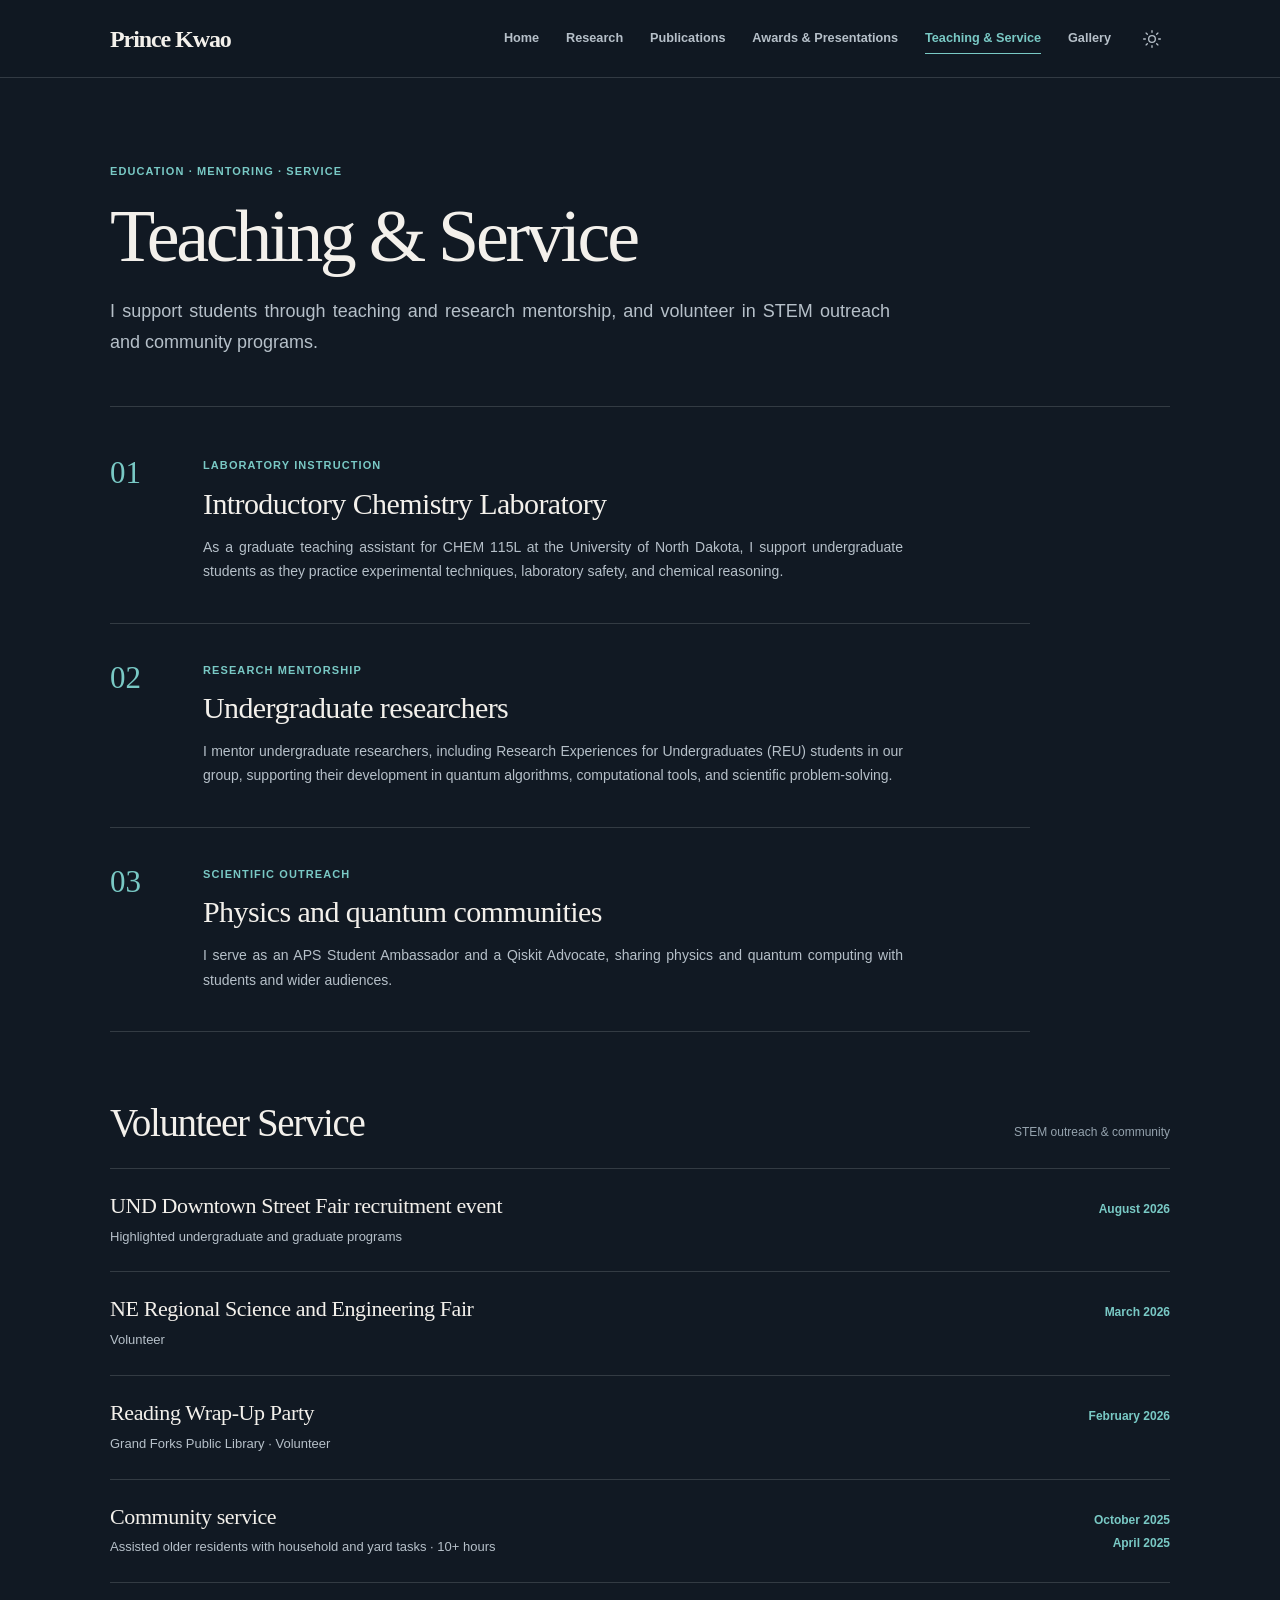
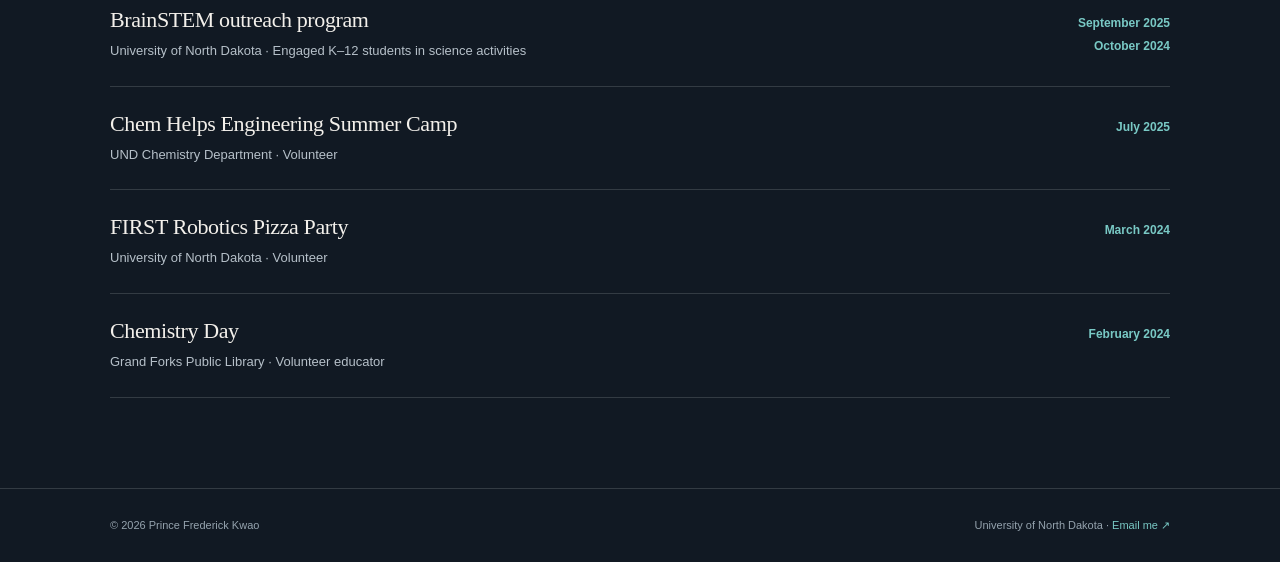
<file: teaching.html>
<!doctype html>
<html lang="en" data-theme="dark">
<head>
  <meta charset="utf-8">
  <meta name="viewport" content="width=device-width, initial-scale=1">
  <meta name="theme-color" content="#111923">
  <meta name="color-scheme" content="dark light">
  <meta name="description" content="Teaching, research mentoring, and volunteer service by Prince Frederick Kwao.">
  <meta property="og:type" content="website">
  <meta property="og:title" content="Teaching &amp; Service | Prince Frederick Kwao">
  <meta property="og:description" content="Teaching, research mentoring, and volunteer service by Prince Frederick Kwao.">
  <meta property="og:image" content="assets/social-preview.png">
  <link rel="icon" type="image/svg+xml" href="assets/favicon.svg">
  <link rel="stylesheet" href="styles.css">
  <script src="script.js" defer></script>
  <title>Teaching &amp; Service | Prince Frederick Kwao</title>
</head>
<body>
  <a class="skip-link" href="#main">Skip to content</a>
  <header class="site-header">
    <div class="container header-inner">
      <a class="site-name" href="index.html" aria-label="Prince Frederick Kwao, home">Prince Kwao</a>
      <nav class="site-nav" id="site-nav" aria-label="Main navigation">
          <a href="index.html">Home</a>
          <a href="research.html">Research</a>
          <a href="publications.html">Publications</a>
          <a href="awards-presentations.html">Awards &amp; Presentations</a>
          <a href="teaching.html" aria-current="page">Teaching &amp; Service</a>
          <a href="gallery.html">Gallery</a>

      </nav>
      <div class="header-controls">
        <button class="mobile-menu-toggle" type="button" data-menu-toggle aria-controls="site-nav" aria-expanded="false" aria-label="Open menu">Menu</button>
        <button class="icon-button theme-toggle" type="button" data-theme-toggle aria-label="Switch to light theme" title="Switch light/dark theme"><svg class="sun-icon" viewBox="0 0 24 24" fill="none" aria-hidden="true"><circle cx="12" cy="12" r="4" stroke="currentColor" stroke-width="1.6"/><path d="M12 2v2m0 16v2M4.9 4.9l1.5 1.5m11.2 11.2 1.5 1.5M2 12h2m16 0h2M4.9 19.1l1.5-1.5M17.6 6.4l1.5-1.5" stroke="currentColor" stroke-width="1.6" stroke-linecap="round"/></svg><svg class="moon-icon" viewBox="0 0 24 24" fill="none" aria-hidden="true"><path d="M20 14a8.5 8.5 0 0 1-10-10A8.5 8.5 0 1 0 20 14Z" stroke="currentColor" stroke-width="1.6" stroke-linejoin="round"/></svg></button>
      </div>
    </div>
  </header>
  <main id="main">
    <section class="page-hero container" aria-labelledby="page-title">
      <p class="eyebrow">Education · mentoring · service</p>
      <h1 id="page-title">Teaching &amp; Service</h1>
      <p class="page-lead">I support students through teaching and research mentorship, and volunteer in STEM outreach and community programs.</p>
    </section>
    <section class="page-content container" aria-label="Teaching and mentorship experience">
      <div class="teaching-list">
        <article>
          <span class="teaching-index">01</span>
          <div>
            <p class="eyebrow">Laboratory instruction</p>
            <h2>Introductory Chemistry Laboratory</h2>
            <p>As a graduate teaching assistant for CHEM 115L at the University of North Dakota, I support undergraduate students as they practice experimental techniques, laboratory safety, and chemical reasoning.</p>
          </div>
        </article>
        <article>
          <span class="teaching-index">02</span>
          <div>
            <p class="eyebrow">Research mentorship</p>
            <h2>Undergraduate researchers</h2>
            <p>I mentor undergraduate researchers, including Research Experiences for Undergraduates (REU) students in our group, supporting their development in quantum algorithms, computational tools, and scientific problem-solving.</p>
          </div>
        </article>
        <article>
          <span class="teaching-index">03</span>
          <div>
            <p class="eyebrow">Scientific outreach</p>
            <h2>Physics and quantum communities</h2>
            <p>I serve as an APS Student Ambassador and a Qiskit Advocate, sharing physics and quantum computing with students and wider audiences.</p>
          </div>
        </article>
      </div>
    </section>
    <section class="record-section volunteer-section container" id="volunteering" aria-labelledby="volunteering-title">
      <div class="record-section-heading">
        <h2 id="volunteering-title">Volunteer Service</h2>
        <span>STEM outreach &amp; community</span>
      </div>
      <ul class="record-list">
        <li>
          <div><h3>UND Downtown Street Fair recruitment event</h3><p class="record-source">Highlighted undergraduate and graduate programs</p></div>
          <time class="record-date" datetime="2026-08">August 2026</time>
        </li>
        <li>
          <div><h3>NE Regional Science and Engineering Fair</h3><p class="record-source">Volunteer</p></div>
          <time class="record-date" datetime="2026-03">March 2026</time>
        </li>
        <li>
          <div><h3>Reading Wrap-Up Party</h3><p class="record-source">Grand Forks Public Library · Volunteer</p></div>
          <time class="record-date" datetime="2026-02">February 2026</time>
        </li>
        <li>
          <div><h3>Community service</h3><p class="record-source">Assisted older residents with household and yard tasks · 10+ hours</p></div>
          <span class="record-date"><time datetime="2025-10">October 2025</time><time datetime="2025-04">April 2025</time></span>
        </li>
        <li>
          <div><h3>BrainSTEM outreach program</h3><p class="record-source">University of North Dakota · Engaged K–12 students in science activities</p></div>
          <span class="record-date"><time datetime="2025-09">September 2025</time><time datetime="2024-10">October 2024</time></span>
        </li>
        <li>
          <div><h3>Chem Helps Engineering Summer Camp</h3><p class="record-source">UND Chemistry Department · Volunteer</p></div>
          <time class="record-date" datetime="2025-07">July 2025</time>
        </li>
        <li>
          <div><h3>FIRST Robotics Pizza Party</h3><p class="record-source">University of North Dakota · Volunteer</p></div>
          <time class="record-date" datetime="2024-03">March 2024</time>
        </li>
        <li>
          <div><h3>Chemistry Day</h3><p class="record-source">Grand Forks Public Library · Volunteer educator</p></div>
          <time class="record-date" datetime="2024-02">February 2024</time>
        </li>
      </ul>
    </section>
  </main>
  <footer class="site-footer">
    <div class="container footer-inner">
      <span>© <span id="year">2026</span> Prince Frederick Kwao</span>
      <span>University of North Dakota · <a href="mailto:prince.kwao@und.edu">Email me ↗</a></span>
    </div>
  </footer>
</body>
</html>
</file>
<file: styles.css>
/* Prince Frederick Kwao — multi-page personal academic website.
   Plain CSS + HTML: nothing here requires a framework or paid hosting. */
:root {
  --bg: #111923;
  --panel: #192632;
  --panel-soft: #15212c;
  --text: #f3f0eb;
  --muted: #b6c0c9;
  --subtle: #95a3ae;
  --accent: #79C9C5;
  --accent-ink: #0e1924;
  --border: rgba(230, 233, 235, .16);
  --max: 1060px;
  --sans: -apple-system, BlinkMacSystemFont, "Segoe UI", Arial, sans-serif;
  --serif: Georgia, "Times New Roman", serif;
}
:root[data-theme="light"] {
  --bg: #fbfaf7;
  --panel: #fff;
  --panel-soft: #f4f2ed;
  --text: #202e3b;
  --muted: #4c5a65;
  --subtle: #63727e;
  --accent: #126B70;
  --accent-ink: #fff;
  --border: rgba(35, 50, 64, .15);
}
* { box-sizing: border-box; }
html { scroll-behavior: smooth; scroll-padding-top: 110px; }
body { background: var(--bg); color: var(--text); font: 15px/1.75 var(--sans); margin: 0; -webkit-font-smoothing: antialiased; }
a { color: inherit; text-decoration: none; }
button { font: inherit; }
img { display: block; max-width: 100%; }
h1, h2, h3, p { overflow-wrap: normal; word-break: normal; -webkit-hyphens: none; hyphens: none; }
h1, h2, h3 { text-wrap: balance; }
:where(a,button):focus-visible { outline: 2px solid var(--accent); outline-offset: 5px; }
::selection { background: var(--accent); color: var(--accent-ink); }
.container { width: min(calc(100% - 56px), var(--max)); margin-inline: auto; }
.skip-link { position: fixed; top: -100px; left: 16px; padding: 8px 13px; background: var(--accent); color: var(--accent-ink); z-index: 50; }
.skip-link:focus { top: 14px; }

/* Shared sticky header and navigation. */
.site-header { position: sticky; z-index: 20; top: 0; border-bottom: 1px solid var(--border); background: var(--bg); }
@supports (backdrop-filter: blur(12px)) { .site-header { background: color-mix(in srgb, var(--bg) 95%, transparent); backdrop-filter: blur(12px); } }
.header-inner { min-height: 77px; display: flex; align-items: center; gap: 22px; }
.site-name { font-family: var(--serif); font-size: 24px; font-weight: 700; letter-spacing: -.045em; white-space: nowrap; }
.site-nav { display: flex; gap: clamp(14px, 2.1vw, 29px); align-items: center; margin-left: auto; }
.site-nav a { color: var(--muted); font-size: 12.7px; font-weight: 570; white-space: nowrap; padding: 8px 0; position: relative; }
.site-nav a:hover, .site-nav a[aria-current="page"] { color: var(--accent); }
.site-nav a[aria-current="page"]::after { position: absolute; content: ""; height: 1px; background: var(--accent); bottom: 4px; left: 0; right: 0; }
.header-controls { display: flex; align-items: center; }
.mobile-menu-toggle { display: none; }
.icon-button { display: grid; place-items: center; height: 37px; width: 37px; background: none; color: var(--muted); border: 1px solid transparent; border-radius: 50%; cursor: pointer; }
.icon-button:hover { background: var(--panel); color: var(--accent); }
.icon-button svg { width: 20px; height: 20px; }
:root[data-theme="light"] .sun-icon, :root[data-theme="dark"] .moon-icon { display: none; }

/* Shared type and links */
.eyebrow { margin: 0 0 13px; color: var(--accent); font-size: 11px; font-weight: 700; text-transform: uppercase; letter-spacing: .10em; }
.text-arrow, .quiet-link { display: inline-block; color: var(--accent); font-size: 13px; font-weight: 650; }
.text-arrow:hover, .quiet-link:hover { text-decoration: underline; text-underline-offset: 5px; }
.text-arrow span, .quiet-link span { padding-left: 4px; }
/* Align long-form copy on both edges without stretching labels and captions. */
.home-hero-summary, .home-hero-affiliation, .home-research-card p,
.page-lead, .research-feature p:not(.feature-number), .paper-description,
.teaching-list p:not(.eyebrow) {
  text-align: justify;
  text-justify: inter-word;
}

/* Home profile */
.hero { display: flex; flex-direction: column; align-items: center; justify-content: center; gap: 30px; min-height: calc(100vh - 145px); min-height: calc(100svh - 145px); padding-top: 70px; padding-bottom: 80px; text-align: center; }
.hero-photo { width: clamp(250px, 27vw, 320px); }
.hero-photo img { display: block; width: 100%; height: auto; -webkit-mask-image: linear-gradient(to bottom, #000 72%, transparent 100%); mask-image: linear-gradient(to bottom, #000 72%, transparent 100%); }
.hero-content { max-width: 760px; }
.hero .eyebrow { margin-bottom: 13px; }
.hero h1 { font: 400 clamp(48px, 6.5vw, 78px)/1.08 var(--serif); letter-spacing: -.05em; margin: 0 0 20px; }
.hero h1 span { color: var(--accent); }
.hero-summary { margin: 0 auto; max-width: 660px; color: var(--muted); font-size: clamp(15px, 1.7vw, 17px); line-height: 1.75; }
.hero-roles { margin: 16px 0 0; color: var(--accent); font-size: 12px; font-weight: 650; letter-spacing: .025em; }
.method-tags { display: flex; flex-wrap: wrap; gap: 8px; margin: 22px 0 20px; }
.method-tags span { padding: 4px 10px; border: 1px solid var(--border); border-radius: 3px; color: var(--muted); font-size: 11px; }
.profile-links { display: flex; flex-wrap: wrap; justify-content: center; gap: 10px; margin-top: 28px; }
.profile-links a { padding: 8px 15px; color: var(--accent); font-size: 12px; font-weight: 650; border: 1px solid var(--border); border-radius: 999px; background: var(--panel-soft); }
.profile-links a:hover { border-color: var(--accent); background: var(--panel); }
.compact-section { border-top: 1px solid var(--border); padding: 49px 0 57px; }
.compact-header { display: flex; align-items: baseline; justify-content: space-between; gap: 22px; margin-bottom: 22px; }
.compact-header h2 { font: 400 clamp(27px, 3.2vw, 36px)/1.2 var(--serif); letter-spacing: -.034em; margin: 0; }
.highlight-list { border-top: 1px solid var(--border); }
.highlight-list a { display: grid; grid-template-columns: 160px minmax(0,1fr) 24px; gap: 28px; align-items: baseline; padding: 19px 0; border-bottom: 1px solid var(--border); }
.highlight-meta { font-size: 12px; color: var(--subtle); }
.highlight-list strong { font: 400 clamp(16px, 1.7vw, 19px)/1.4 var(--serif); letter-spacing: -.012em; }
.highlight-arrow { justify-self: end; color: var(--accent); }
.highlight-list a:hover strong { color: var(--accent); }
.home-photos { padding-bottom: 72px; }
.preview-grid { display: grid; grid-template-columns: repeat(3,minmax(0,1fr)); gap: 18px; }
.preview-card { min-width: 0; }
.preview-card img { aspect-ratio: 3/2; width: 100%; height: auto; object-fit: cover; border: 1px solid var(--border); border-radius: 5px; }
.preview-card > span { display: flex; justify-content: space-between; padding: 9px 1px; font-size: 12px; color: var(--muted); }
.preview-card > span span { color: var(--accent); }
.preview-card:hover > span { color: var(--accent); }

/* Interior pages. Clear separation from homepage. */
.page-hero { padding-top: 84px; padding-bottom: 48px; border-bottom: 1px solid var(--border); }
.page-hero h1 { margin: 0 0 17px; max-width: 980px; font: 400 clamp(45px, 6vw, 74px)/1.15 var(--serif); letter-spacing: -.045em; }
.page-lead { margin: 0; max-width: 780px; color: var(--muted); font-size: clamp(15px, 1.8vw, 18px); line-height: 1.72; }
.page-hero .text-arrow { margin-top: 22px; }
.page-content { padding-top: 12px; padding-bottom: 46px; }
.research-feature { display: grid; grid-template-columns: 285px minmax(0,1fr); gap: 44px; align-items: start; border-bottom: 1px solid var(--border); padding: 47px 0; scroll-margin-top: 110px; }
.research-feature > img { display: block; width: 100%; height: auto; aspect-ratio: 620/380; object-fit: cover; background: var(--panel); border: 1px solid var(--border); border-radius: 5px; }
.feature-number { margin: 0 0 9px; font-size: 11px; font-weight: 700; letter-spacing: .09em; text-transform: uppercase; color: var(--accent); }
.research-feature h2 { margin: 0 0 15px; font: 400 clamp(26px, 3vw, 33px)/1.25 var(--serif); letter-spacing: -.029em; }
.research-feature p:not(.feature-number) { margin: 0 0 13px; max-width: 690px; color: var(--muted); line-height: 1.75; font-size: 14px; }
.research-feature .method-tags { margin: 19px 0 14px; }
.research-feature .text-arrow + .text-arrow { margin-left: 18px; }
/* Publication list */
.paper-list { padding: 0; margin: 0; list-style: none; }
.paper-list li { display: grid; grid-template-columns: 144px minmax(0,1fr); gap: 29px; padding: 36px 0 39px; border-bottom: 1px solid var(--border); scroll-margin-top: 105px; }
.paper-year { padding-top: 5px; font-size: 13px; color: var(--accent); font-weight: 700; }
.paper-year span { display: block; color: var(--subtle); font-size: 11px; font-weight: 400; }
.paper-detail h2 { margin: 0 0 11px; font: 400 clamp(21px, 2.4vw, 27px)/1.37 var(--serif); letter-spacing: -.02em; }
.paper-detail h2 a:hover { color: var(--accent); }
.paper-detail h2 a span { color: var(--accent); white-space: nowrap; }
.paper-detail .paper-authors { margin: 0 0 5px; color: var(--muted); font-size: 13px; line-height: 1.7; }
.paper-detail .paper-authors strong { color: var(--text); font-weight: 650; }
.paper-detail .paper-venue { margin: 0 0 16px; color: var(--subtle); font-size: 12px; }
.paper-description { margin: 0 0 15px; color: var(--muted); font-size: 14px; max-width: 770px; }

/* Awards and research presentations */
.record-section { padding-top: 48px; }
.record-section + .record-section { padding-top: 58px; padding-bottom: 70px; }
.record-section-heading { display: flex; align-items: baseline; justify-content: space-between; gap: 24px; margin-bottom: 21px; }
.record-section-heading h2 { margin: 0; font: 400 clamp(30px, 3.5vw, 39px)/1.2 var(--serif); letter-spacing: -.035em; }
.record-section-heading span { color: var(--subtle); font-size: 12px; }
.record-list { list-style: none; padding: 0; margin: 0; border-top: 1px solid var(--border); }
.record-list li { display: grid; grid-template-columns: minmax(0,1fr) 134px; gap: 24px; align-items: baseline; padding: 22px 0 24px; border-bottom: 1px solid var(--border); }
.record-list h3 { margin: 0; font: 400 clamp(18px, 2.2vw, 22px)/1.4 var(--serif); letter-spacing: -.018em; }
.record-source { margin: 5px 0 0; color: var(--muted); font-size: 13px; line-height: 1.6; }
.record-date { justify-self: end; color: var(--accent); font-size: 12px; font-weight: 650; white-space: nowrap; }
.record-format { display: inline-block; margin-left: 10px; padding-left: 12px; border-left: 1px solid var(--border); color: var(--subtle); font-size: 12px; }
.record-group-label { margin: 0 0 13px; color: var(--accent); font-size: 11px; font-weight: 700; letter-spacing: .1em; text-transform: uppercase; }
.record-list + .record-group-label { margin-top: 36px; }

/* Always-visible photos: no JS or filters needed to see any image. */
.gallery-note { font-size: 12px; color: var(--subtle); margin: 18px 0 0; }
.gallery-page-section { padding-top: 48px; padding-bottom: 45px; scroll-margin-top: 114px; }
.awards-section { padding-top: 39px; border-top: 1px solid var(--border); padding-bottom: 89px; }
.gallery-page-section .compact-header { margin-bottom: 21px; }
.subtle-count { color: var(--subtle); font-size: 12px; }
.gallery-grid { display: grid; grid-template-columns: repeat(2,minmax(0,1fr)); column-gap: 24px; row-gap: 33px; }
.photo-card { margin: 0; min-width: 0; }
.photo-link { position: relative; display: block; border: 1px solid var(--border); border-radius: 5px; background: var(--panel); overflow: hidden; }
.photo-link img { aspect-ratio: 3/2; object-fit: cover; width: 100%; height: auto; transition: transform .22s ease; }
.photo-link:hover img { transform: scale(1.016); }
.photo-open { position: absolute; bottom: 10px; right: 11px; width: 29px; height: 29px; display: grid; place-items: center; border-radius: 50%; background: rgba(10,19,29,.8); border: 1px solid rgba(255,255,255,.3); color: white; }
.photo-card figcaption { padding: 9px 2px 0; }
.photo-card figcaption strong { display: block; font-size: 13px; font-weight: 650; }
.lightbox { width: min(95vw,1100px); max-height: 94vh; padding: 14px; background: #111923; color: #f3f0eb; border-radius: 7px; border: 1px solid rgba(255,255,255,.25); box-shadow: 0 30px 80px #0008; }
.lightbox::backdrop { background: rgba(1,4,8,.85); }
.lightbox > img { width: 100%; max-height: calc(94vh - 85px); object-fit: contain; }
.lightbox > p { font-size: 13px; padding: 0 4px; color: #d7dde1; }
.lightbox-close { position: absolute; z-index: 2; right: 22px; top: 22px; width: 38px; height: 38px; background: rgba(8,15,22,.86); color: white; border: 0; border-radius: 50%; font-size: 25px; cursor: pointer; }

/* Teaching */
.teaching-list { max-width: 920px; }
.teaching-list article { display: grid; grid-template-columns: 70px minmax(0,1fr); gap: 23px; padding: 37px 0 39px; border-bottom: 1px solid var(--border); }
.teaching-index { font: 400 31px/1.1 var(--serif); color: var(--accent); }
.teaching-list .eyebrow { margin-bottom: 8px; }
.teaching-list h2 { font: 400 clamp(24px, 2.7vw, 30px)/1.3 var(--serif); margin: 0 0 12px; letter-spacing: -.02em; }
.teaching-list p:not(.eyebrow) { margin: 0; max-width: 700px; color: var(--muted); font-size: 14px; }
.volunteer-section { padding-top: 22px; padding-bottom: 70px; scroll-margin-top: 110px; }
.volunteer-section .record-date { display: flex; flex-direction: column; align-items: flex-end; gap: 2px; text-align: right; }

.site-footer { margin-top: 20px; border-top: 1px solid var(--border); padding: 27px 0; }
.footer-inner { display: flex; justify-content: space-between; gap: 18px; font-size: 11px; color: var(--subtle); }
.footer-inner a { color: var(--accent); }
.footer-inner a:hover { text-decoration: underline; }

@media (max-width: 1050px) {
  .header-inner { flex-wrap: wrap; align-content: center; padding-block: 12px; gap: 3px 20px; }
  .site-nav { flex: 1 1 100%; order: 3; margin-left: 0; gap: 23px; }
  .site-name { flex: 1; }
  .hero { min-height: auto; }
}
@media (max-width: 760px) {
  .hero { padding-top: 60px; padding-bottom: 70px; }
  .hero-photo { width: min(290px, 62vw); }
  .research-feature { grid-template-columns: 220px minmax(0,1fr); gap: 22px; }
  .research-feature h2 { font-size: 27px; }
  .highlight-list a { grid-template-columns: 130px minmax(0,1fr) 20px; gap: 17px; }
}
@media (max-width: 620px) {
  .container { width: min(calc(100% - 36px), var(--max)); }
  .header-inner { min-height: 72px; padding-block: 10px; }
  .site-name { font-size: 22px; }
  .site-nav { display: flex; flex-wrap: wrap; column-gap: 23px; row-gap: 0; }
  .site-nav a { font-size: 12px; padding: 5px 0; }
  .site-nav a[aria-current="page"]::after { bottom: 3px; }
  .hero { gap: 25px; padding: 48px 0 62px; }
  .hero-photo { width: min(250px, 68vw); }
  .hero h1 { font-size: clamp(42px, 10vw, 57px); margin-bottom: 16px; }
  .hero-summary { font-size: 15px; }
  .profile-links { margin-top: 24px; gap: 9px; }
  .profile-links a { padding: 7px 12px; }
  .page-hero { padding: 49px 0 39px; }
  .page-hero h1 { font-size: clamp(40px, 9vw, 58px); }
  .compact-section { padding: 43px 0 51px; }
  .compact-header { display: flex; align-items: baseline; gap: 16px; }
  .compact-header h2 { font-size: 28px; }
  .quiet-link { font-size: 12px; white-space: nowrap; }
  .highlight-list a { grid-template-columns: 1fr 16px; gap: 6px 12px; }
  .highlight-meta { grid-column: 1; }
  .highlight-list strong { grid-column: 1; }
  .highlight-arrow { grid-column: 2; grid-row: 2; }
  .preview-grid { grid-template-columns: repeat(2,minmax(0,1fr)); gap: 15px; }
  .preview-card:nth-child(3) { grid-column: 1 / -1; }
  .research-feature { grid-template-columns: 1fr; gap: 20px; padding: 34px 0 38px; }
  .research-feature > img { width: min(100%,450px); }
  .research-feature h2 { font-size: 28px; }
  .paper-list li { grid-template-columns: 1fr; gap: 10px; }
  .paper-year span { display: inline; margin-left: 8px; }
  .record-list li { grid-template-columns: 1fr; gap: 5px; }
  .record-date { justify-self: start; grid-row: 1; }
  .volunteer-section .record-date { align-items: flex-start; text-align: left; }
  .gallery-grid { gap: 20px; }
  .footer-inner { display: block; }
  .footer-inner > span { display: block; }
}
@media (max-width: 450px) {
  .preview-grid, .gallery-grid { grid-template-columns: 1fr; }
  .preview-card:nth-child(3) { grid-column: auto; }
  .preview-card img { max-height: 235px; }
  .gallery-page-section .compact-header { align-items: flex-start; }
  .subtle-count { white-space: nowrap; }
  .teaching-list article { grid-template-columns: 41px 1fr; gap: 15px; }
  .teaching-index { font-size: 26px; }
  .quiet-link { max-width: 133px; white-space: normal; text-align: right; }
}
@media (prefers-reduced-motion: reduce) {
  html { scroll-behavior: auto; }
  .photo-link img { transition: none; }
}

/* Home: luminous surfaces and a gently moving photographic journal. */
.home-page {
  background:
    radial-gradient(ellipse 38rem 32rem at 87% 11%, rgba(72, 174, 173, .15), transparent 75%),
    radial-gradient(ellipse 42rem 36rem at 1% 34%, rgba(50, 92, 141, .13), transparent 77%),
    var(--bg);
}
.home-page .container { --max: 1180px; }
.home-page .site-header { background: color-mix(in srgb, var(--bg) 82%, transparent); backdrop-filter: blur(18px); -webkit-backdrop-filter: blur(18px); }
.home-page .site-name { letter-spacing: -.05em; }
.home-hero { position: relative; isolation: isolate; overflow: hidden; padding: clamp(62px, 7vw, 106px) 0 96px; }
.home-hero::before { content: ""; position: absolute; z-index: -1; width: 570px; height: 570px; right: -170px; top: 10%; border-radius: 50%; background: radial-gradient(circle, rgba(78, 184, 180, .18), transparent 66%); filter: blur(25px); pointer-events: none; }
.home-hero-grid { display: grid; grid-template-columns: minmax(0, 1.12fr) minmax(0, .88fr); align-items: center; gap: clamp(44px, 6vw, 88px); }
.home-hero-copy { position: relative; z-index: 1; min-width: 0; }
.home-hero-intro, .home-hero-details { display: contents; }
.home-intro-label { display: inline-flex; align-items: center; gap: 9px; margin: 0 0 25px; padding: 8px 13px; border: 1px solid color-mix(in srgb, var(--accent) 31%, transparent); border-radius: 999px; background: color-mix(in srgb, var(--panel) 78%, transparent); color: var(--accent); font-size: 11px; font-weight: 700; letter-spacing: .075em; text-transform: uppercase; box-shadow: inset 0 1px rgba(255,255,255,.11); }
.home-intro-spark { color: var(--accent); font-size: 16px; line-height: 1; }
.home-hero h1 { margin: 0 0 25px; font: 400 clamp(36px, 5vw, 60px)/1.08 var(--serif); letter-spacing: -.065em; white-space: nowrap; text-wrap: nowrap; }
.home-name-accent { width: fit-content; padding-right: .08em; background: linear-gradient(110deg, #e7fffa 4%, #85dad5 43%, #488eaf 100%); color: transparent; -webkit-background-clip: text; background-clip: text; }
.home-hero-lead { max-width: 540px; margin: 0 0 15px; font: 400 clamp(22px, 2.2vw, 29px)/1.35 var(--serif); letter-spacing: -.024em; color: var(--text); }
.home-hero-summary { max-width: 540px; margin: 0; color: var(--muted); font-size: 15px; line-height: 1.78; }
.home-hero-affiliation { max-width: 540px; margin: 14px 0 0; color: var(--subtle); font-size: 13px; line-height: 1.65; }
.home-hero-affiliation a { color: var(--accent); font-weight: 700; text-decoration: underline; text-underline-offset: 3px; }
.home-hero-actions { display: flex; flex-wrap: wrap; gap: 11px; margin-top: 32px; }
.home-button { display: inline-flex; align-items: center; justify-content: center; gap: 22px; min-height: 49px; padding: 11px 20px; border: 1px solid var(--border); border-radius: 999px; font-size: 12px; font-weight: 750; letter-spacing: .015em; transition: transform .22s ease, box-shadow .22s ease, border-color .22s ease; }
.home-button span { font-size: 16px; line-height: 1; }
.home-button:hover { transform: translateY(-2px); }
.home-button-primary { color: #09232c; background: linear-gradient(125deg, #a4eeeb, #6ac6c5 73%, #6ba4c2); border-color: rgba(182, 255, 249, .72); box-shadow: inset 0 1px rgba(255,255,255,.7), 0 14px 28px rgba(26, 114, 128, .19); }
.home-button-primary:hover { box-shadow: inset 0 1px rgba(255,255,255,.7), 0 18px 32px rgba(26, 114, 128, .29); }
.home-button-secondary { color: var(--text); background: color-mix(in srgb, var(--panel) 68%, transparent); box-shadow: inset 0 1px rgba(255,255,255,.1); }
.home-button-secondary:hover { border-color: var(--accent); }
.home-credentials { display: flex; flex-wrap: wrap; gap: 8px; margin-top: 31px; }
.home-credentials span { padding: 5px 10px; border: 1px solid var(--border); border-radius: 999px; color: var(--muted); font-size: 11px; line-height: 1.45; background: color-mix(in srgb, var(--panel-soft) 70%, transparent); }
.home-social { display: flex; flex-wrap: wrap; gap: 9px 18px; margin-top: 25px; }
.home-social a { color: var(--subtle); font-size: 11px; font-weight: 700; transition: color .2s ease; }
.home-social a:hover { color: var(--accent); }

.home-visual { position: relative; width: 100%; min-width: 0; max-width: 500px; justify-self: end; }
.home-visual-glow { position: absolute; inset: 8% -7% 4%; z-index: -1; border-radius: 48%; background: linear-gradient(140deg, rgba(85, 207, 196, .29), rgba(53, 91, 145, .27)); filter: blur(54px); animation: home-glow 9s ease-in-out infinite alternate; }
.home-picture-frame { position: relative; padding: 10px 10px 0; border: 1px solid rgba(183, 246, 241, .28); border-radius: 30px; background: linear-gradient(145deg, rgba(179, 255, 248, .18), rgba(35, 71, 88, .38) 30%, rgba(16, 29, 41, .89) 80%); box-shadow: inset 0 1px rgba(255,255,255,.28), 0 35px 90px rgba(0, 8, 20, .36), 0 4px 20px rgba(0,0,0,.16); }
.home-picture-stage { position: relative; isolation: isolate; aspect-ratio: 0.89; overflow: hidden; border-radius: 22px; background: #18303c; }
.home-picture-stage::after { content: ""; position: absolute; inset: 0; z-index: 1; pointer-events: none; background: linear-gradient(145deg, rgba(255,255,255,.22) 0%, rgba(255,255,255,.025) 22%, transparent 48%), linear-gradient(to top, rgba(3,12,20,.89), rgba(3,12,20,.24) 31%, transparent 58%); }
.home-slide { position: absolute; inset: 0; margin: 0; opacity: 0; visibility: hidden; transition: opacity .9s ease, visibility .9s ease; }
.home-slide.is-active { opacity: 1; visibility: visible; }
.home-slide img { width: 100%; height: 100%; object-fit: cover; object-position: center 34%; }
.home-slide.is-active img { animation: home-photo-pan 7s ease-out both; }
.home-picture-top, .home-picture-bottom { position: absolute; right: 22px; left: 22px; z-index: 2; display: flex; align-items: center; justify-content: space-between; gap: 14px; }
.home-picture-top { top: 22px; }
.home-photo-label, .home-photo-count { border: 1px solid rgba(255,255,255,.26); border-radius: 999px; background: rgba(10, 23, 30, .44); color: #fff; backdrop-filter: blur(13px); -webkit-backdrop-filter: blur(13px); box-shadow: inset 0 1px rgba(255,255,255,.2); }
.home-photo-label { display: inline-flex; align-items: center; gap: 8px; padding: 7px 11px; font-size: 10px; font-weight: 800; letter-spacing: .12em; text-transform: uppercase; }
.home-photo-label span { width: 6px; height: 6px; border-radius: 50%; background: #93f1e6; box-shadow: 0 0 9px #93f1e6; }
.home-photo-count { padding: 7px 10px; font-size: 10px; font-weight: 700; letter-spacing: .09em; }
.home-picture-bottom { bottom: 21px; align-items: end; }
.home-picture-caption-wrap { min-width: 0; }
.home-picture-detail { margin: 0 0 4px; color: #b6e2df; font-size: 10px; font-weight: 750; letter-spacing: .13em; text-transform: uppercase; }
.home-picture-caption { margin: 0; color: white; font: 400 clamp(20px, 2.1vw, 28px)/1.15 var(--serif); letter-spacing: -.025em; text-shadow: 0 2px 16px rgba(0,0,0,.28); }
.home-picture-controls { display: flex; flex: none; gap: 6px; align-items: center; }
.home-picture-controls button { display: grid; place-items: center; width: 31px; height: 31px; padding: 0; border: 1px solid rgba(255,255,255,.36); border-radius: 50%; background: rgba(255,255,255,.15); color: #fff; cursor: pointer; backdrop-filter: blur(10px); -webkit-backdrop-filter: blur(10px); transition: background .2s ease, transform .2s ease; }
.home-picture-controls button:hover { background: rgba(255,255,255,.3); transform: translateY(-2px); }
.home-picture-controls button span { line-height: 1; }
.home-picture-controls .home-motion-toggle { width: auto; min-width: 50px; padding: 0 9px; border-radius: 999px; font-size: 10px; font-weight: 750; }
.home-slide-dots { display: flex; justify-content: center; align-items: center; gap: 5px; min-height: 43px; }
.home-slide-dots button { display: grid; place-items: center; width: 25px; height: 25px; padding: 0; border: 0; border-radius: 50%; background: none; cursor: pointer; }
.home-slide-dots button span { width: 5px; height: 5px; border-radius: 5px; background: rgba(230,248,246,.45); transition: width .3s ease, background .3s ease; }
.home-slide-dots button.is-active span, .home-slide-dots button[aria-current="true"] span { width: 19px; background: #9fece7; }

.home-research, .home-moments { position: relative; padding-top: 72px; padding-bottom: 88px; border-top: 1px solid var(--border); }
.home-section-heading { display: flex; align-items: end; justify-content: space-between; gap: 28px; margin-bottom: 28px; }
.home-section-heading .eyebrow { margin-bottom: 8px; }
.home-section-heading h2 { margin: 0; max-width: 700px; font: 400 clamp(32px, 3.9vw, 48px)/1.14 var(--serif); letter-spacing: -.045em; }
.home-section-link { flex: none; color: var(--accent); font-size: 12px; font-weight: 750; white-space: nowrap; padding-bottom: 4px; }
.home-section-link:hover { text-decoration: underline; text-underline-offset: 5px; }
.home-research-grid { display: grid; grid-template-columns: repeat(2, minmax(0, 1fr)); gap: 18px; }
.home-research-card { display: block; overflow: hidden; min-width: 0; border: 1px solid var(--border); border-radius: 22px; background: color-mix(in srgb, var(--panel) 91%, transparent); box-shadow: inset 0 1px rgba(255,255,255,.1), 0 17px 38px rgba(0,0,0,.08); transition: transform .25s ease, border-color .25s ease, box-shadow .25s ease; }
.home-research-card:hover { transform: translateY(-5px); border-color: color-mix(in srgb, var(--accent) 55%, transparent); box-shadow: 0 25px 45px rgba(0,0,0,.14); }
.home-research-art { display: grid; place-items: center; height: 205px; overflow: hidden; padding: 10px 16px; background: radial-gradient(circle at 50% 40%, rgba(73, 171, 171, .17), transparent 70%), #122533; border-bottom: 1px solid var(--border); }
.home-research-art img { width: 100%; height: 100%; object-fit: contain; }
.home-research-card-copy { position: relative; min-height: 175px; padding: 23px 66px 27px 26px; }
.home-card-index { color: var(--accent); font-size: 10px; font-weight: 800; letter-spacing: .13em; text-transform: uppercase; }
.home-research-card h3 { margin: 9px 0 8px; font: 400 clamp(22px, 2.5vw, 28px)/1.2 var(--serif); letter-spacing: -.035em; }
.home-research-card p { margin: 0; max-width: 45ch; color: var(--muted); font-size: 13px; line-height: 1.62; }
.home-card-arrow { position: absolute; right: 23px; bottom: 26px; display: grid; place-items: center; width: 31px; height: 31px; border: 1px solid var(--border); border-radius: 50%; color: var(--accent); font-size: 16px; }
.home-moments { padding-top: 70px; padding-bottom: 108px; }
.home-moments-grid { display: grid; grid-template-columns: repeat(3, minmax(0, 1fr)); gap: 18px; }
.home-moment-card { position: relative; display: block; min-width: 0; overflow: hidden; border: 1px solid rgba(255,255,255,.18); border-radius: 20px; background: var(--panel); box-shadow: 0 18px 38px rgba(0,0,0,.1); }
.home-moment-card::after { content: ""; position: absolute; inset: 35% 0 0; pointer-events: none; background: linear-gradient(transparent, rgba(2,10,18,.76)); }
.home-moment-card img { width: 100%; aspect-ratio: 1.18; height: auto; object-fit: cover; object-position: center 42%; transition: transform .5s ease; }
.home-moment-card:nth-child(2) img { object-position: center 40%; }
.home-moment-card:hover img { transform: scale(1.05); }
.home-moment-card > span { position: absolute; z-index: 1; right: 20px; bottom: 18px; left: 20px; display: flex; justify-content: space-between; align-items: center; gap: 8px; color: #fff; font-size: 12px; font-weight: 750; text-shadow: 0 1px 12px #0007; }
.home-moment-card > span span { font-size: 18px; }
.home-page .site-footer { margin-top: 0; }

:root[data-theme="light"] .home-page { background: radial-gradient(ellipse 38rem 32rem at 87% 11%, rgba(65, 157, 169, .16), transparent 75%), radial-gradient(ellipse 42rem 36rem at 1% 34%, rgba(112, 159, 191, .16), transparent 77%), var(--bg); }
:root[data-theme="light"] .home-name-accent { background-image: linear-gradient(110deg, #075c62, #168b91 55%, #3b729f); }
:root[data-theme="light"] .home-picture-frame { background: linear-gradient(145deg, rgba(114, 185, 185, .45), rgba(242, 251, 248, .87) 35%, rgba(180, 204, 214, .57)); border-color: rgba(32, 111, 124, .3); box-shadow: inset 0 1px rgba(255,255,255,.8), 0 29px 65px rgba(39, 82, 102, .2); }
:root[data-theme="light"] .home-intro-label { background: rgba(255,255,255,.7); }

@keyframes home-photo-pan { from { transform: scale(1.015) translateY(0); } to { transform: scale(1.085) translateY(-1.1%); } }
@keyframes home-glow { from { transform: translate(-8px, 4px) scale(.98); } to { transform: translate(12px, -11px) scale(1.04); } }

@media (max-width: 950px) {
  .home-hero { padding-top: 64px; padding-bottom: 80px; }
  .home-hero-grid { gap: 36px; }
  .home-picture-bottom { align-items: start; flex-direction: column; }
}
@media (max-width: 760px) {
  .home-hero-grid { grid-template-columns: 1fr; gap: 0; }
  .home-hero-copy { display: contents; }
  .home-hero-intro, .home-hero-details { display: block; }
  .home-hero-intro { grid-row: 1; }
  .home-visual { grid-row: 2; }
  .home-hero-details { grid-row: 3; }
  .home-hero h1 { font-size: min(9.4vw, 50px); }
  .home-visual { max-width: 550px; justify-self: center; margin-top: 26px; }
  .home-hero-details { margin-top: 28px; }
  .home-picture-stage { height: clamp(230px, 34svh, 340px); aspect-ratio: auto; }
  .home-picture-bottom { flex-direction: row; align-items: end; }
  .home-research-grid { grid-template-columns: 1fr; }
  .home-research-art { height: 230px; }
  .home-moments-grid { gap: 12px; }
  .home-moment-card > span { right: 12px; bottom: 11px; left: 12px; font-size: 11px; }
}
@media (max-width: 620px) {
  .home-hero { padding: 18px 0 54px; }
  .home-intro-label { gap: 6px; margin-bottom: 7px; padding: 5px 9px; font-size: 9px; line-height: 1.25; }
  .home-intro-spark { font-size: 13px; }
  .home-hero h1 { line-height: 1.02; margin: 3px 0 8px; letter-spacing: -.055em; }
  .home-hero-lead { font-size: 18px; line-height: 1.28; margin-bottom: 0; }
  .home-hero-summary { font-size: 14px; }
  .home-hero-actions { margin-top: 26px; }
  .home-button { min-height: 46px; }
  .home-social { gap: 10px 16px; }
  .home-visual { margin-top: 15px; }
  .home-hero-details { margin-top: 22px; }
  .home-picture-frame { border-radius: 23px; padding: 7px 7px 0; }
  .home-picture-stage { height: clamp(185px, 31svh, 280px); border-radius: 17px; }
  .home-slide img { object-position: center 15%; }
  .home-slide.is-active img { animation: none; }
  .home-picture-top { top: 13px; right: 13px; left: 13px; }
  .home-picture-bottom { right: 15px; bottom: 16px; left: 15px; align-items: start; flex-direction: column; }
  .home-picture-caption { font-size: 21px; }
  .home-picture-controls { gap: 4px; }
  .home-picture-controls button { width: 42px; height: 42px; }
  .home-picture-controls .home-motion-toggle { min-width: 62px; }
  .home-slide-dots { min-height: 44px; gap: 0; }
  .home-slide-dots button { width: 42px; height: 42px; }
  .home-research, .home-moments { padding-top: 52px; padding-bottom: 69px; }
  .home-section-heading { align-items: start; flex-direction: column; gap: 14px; }
  .home-section-heading h2 { font-size: 36px; }
  .home-research-art { height: 185px; }
  .home-moments-grid { grid-template-columns: 1fr; gap: 14px; }
  .home-moment-card img { aspect-ratio: 1.5; }
}
@media (max-width: 380px) {
  .home-picture-bottom { align-items: start; flex-direction: column; }
}
@media (max-width: 620px) and (max-height: 600px) and (orientation: portrait) {
  .home-hero { padding-top: 12px; }
  .home-intro-label + .home-intro-label { display: none; }
  .home-hero-lead { font-size: 16px; line-height: 1.25; }
  .home-visual { margin-top: 10px; }
}
@media (prefers-reduced-motion: reduce) {
  .home-visual-glow, .home-slide.is-active img { animation: none; }
  .home-slide, .home-button, .home-social a, .home-picture-controls button, .home-slide-dots button span, .home-research-card, .home-moment-card img { transition: none; }
  .home-motion-toggle { display: none !important; }
}

/* A compact header prevents the navigation from taking multiple rows. */
@media (max-width: 1050px) {
  .header-inner { min-height: 66px; gap: 0 10px; }
  .site-name { flex: 1 1 auto; min-width: 0; }
  .header-controls { gap: 4px; margin-left: auto; }
  .header-controls .icon-button { width: 44px; height: 44px; }
  .has-js .mobile-menu-toggle {
    display: inline-flex;
    align-items: center;
    justify-content: center;
    min-height: 44px;
    padding: 0 13px;
    border: 1px solid var(--border);
    border-radius: 8px;
    background: var(--panel);
    color: var(--text);
    font-size: 13px;
    font-weight: 650;
    cursor: pointer;
  }
  .mobile-menu-toggle[aria-expanded="true"] { border-color: var(--accent); color: var(--accent); }
  .has-js .site-nav { display: none; }
  .has-js .site-nav.is-open {
    display: grid;
    flex: 1 1 100%;
    grid-template-columns: repeat(3, minmax(0, 1fr));
    gap: 4px 8px;
    order: 3;
    margin: 10px 0 0;
    padding: 10px 0 4px;
    border-top: 1px solid var(--border);
    max-height: calc(100vh - 84px);
    max-height: calc(100dvh - 84px);
    overflow-y: auto;
    overscroll-behavior: contain;
  }
  .site-nav a {
    display: flex;
    align-items: center;
    min-height: 44px;
    padding: 10px 12px;
    border-radius: 8px;
    font-size: 13px;
    line-height: 1.3;
    white-space: normal;
  }
  .site-nav a[aria-current="page"] { background: var(--panel); }
  .site-nav a[aria-current="page"]::after { display: none; }
}
@media (max-width: 620px) {
  .container { width: min(calc(100% - 32px), var(--max)); }
  .has-js .site-nav.is-open { grid-template-columns: repeat(2, minmax(0, 1fr)); }
  .home-intro-label { max-width: 100%; line-height: 1.35; }
  .home-research-card-copy { padding: 21px 54px 24px 20px; }
}
</file>
